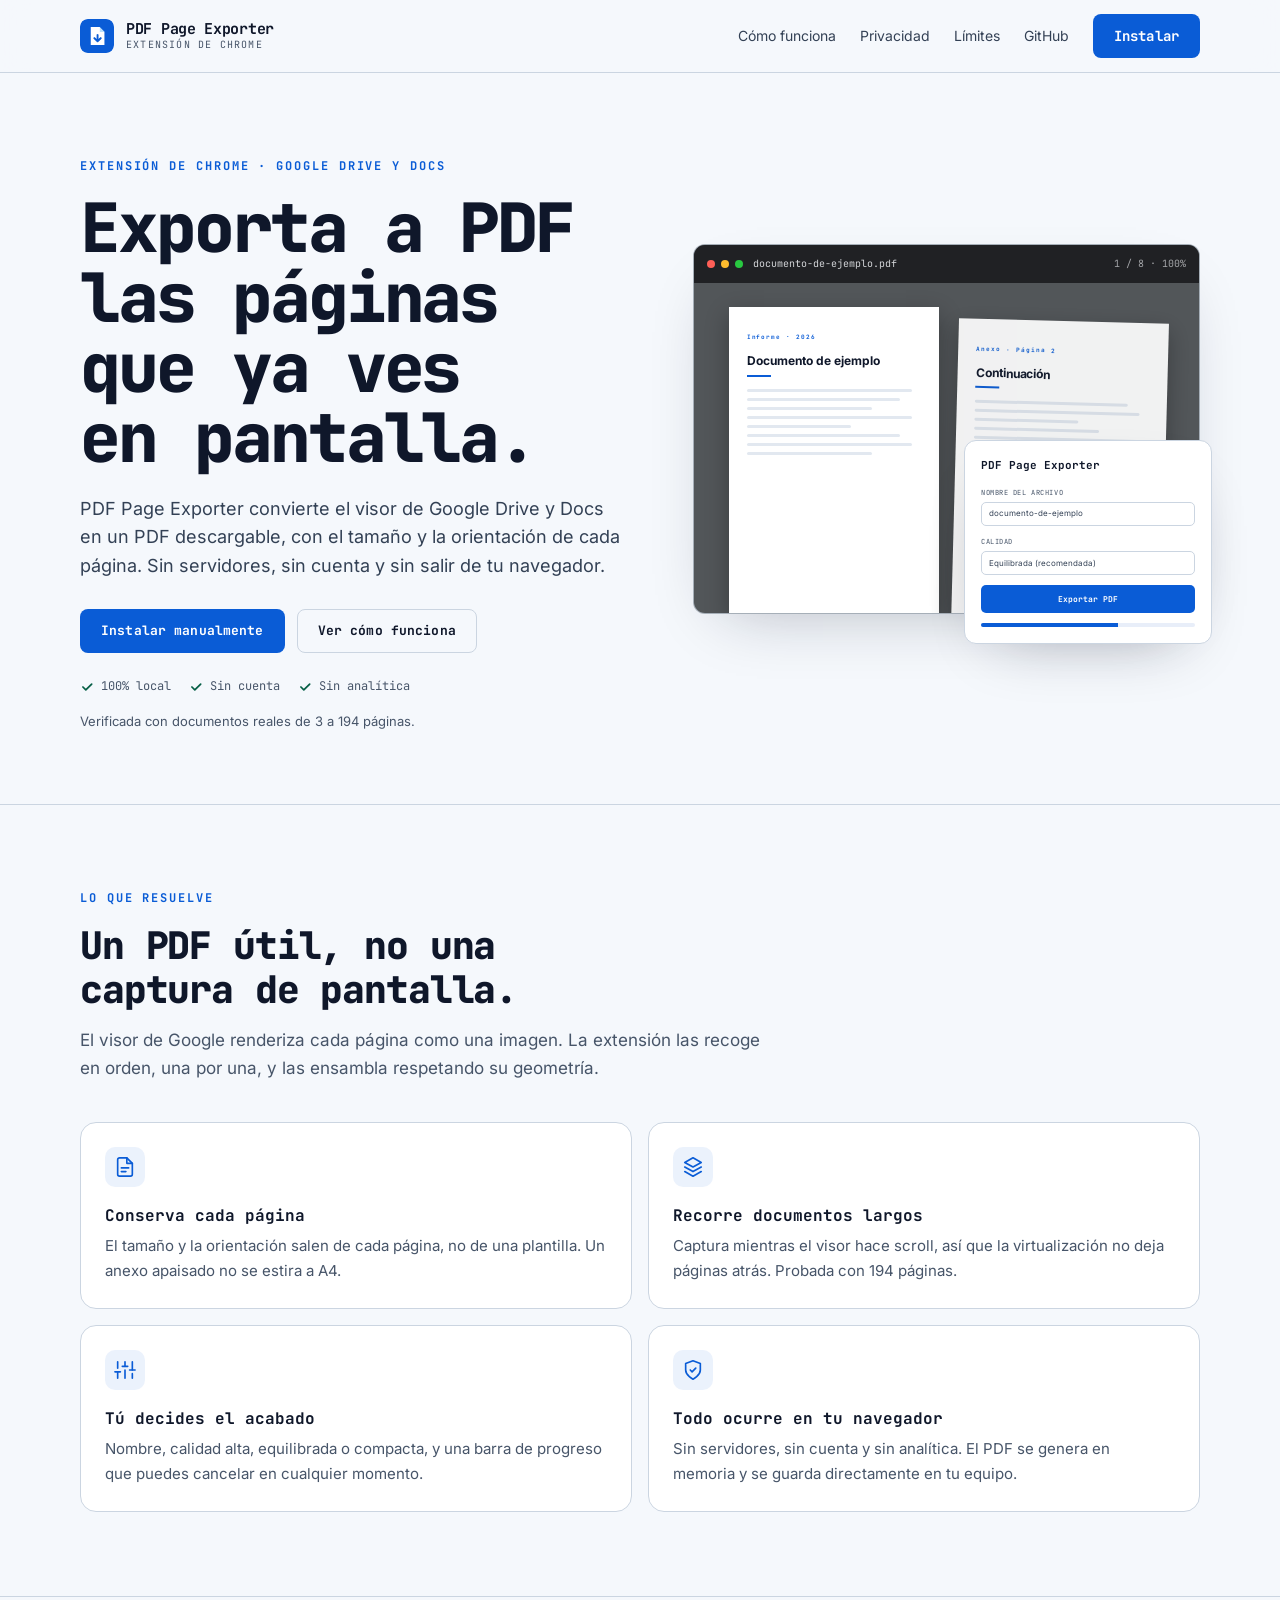
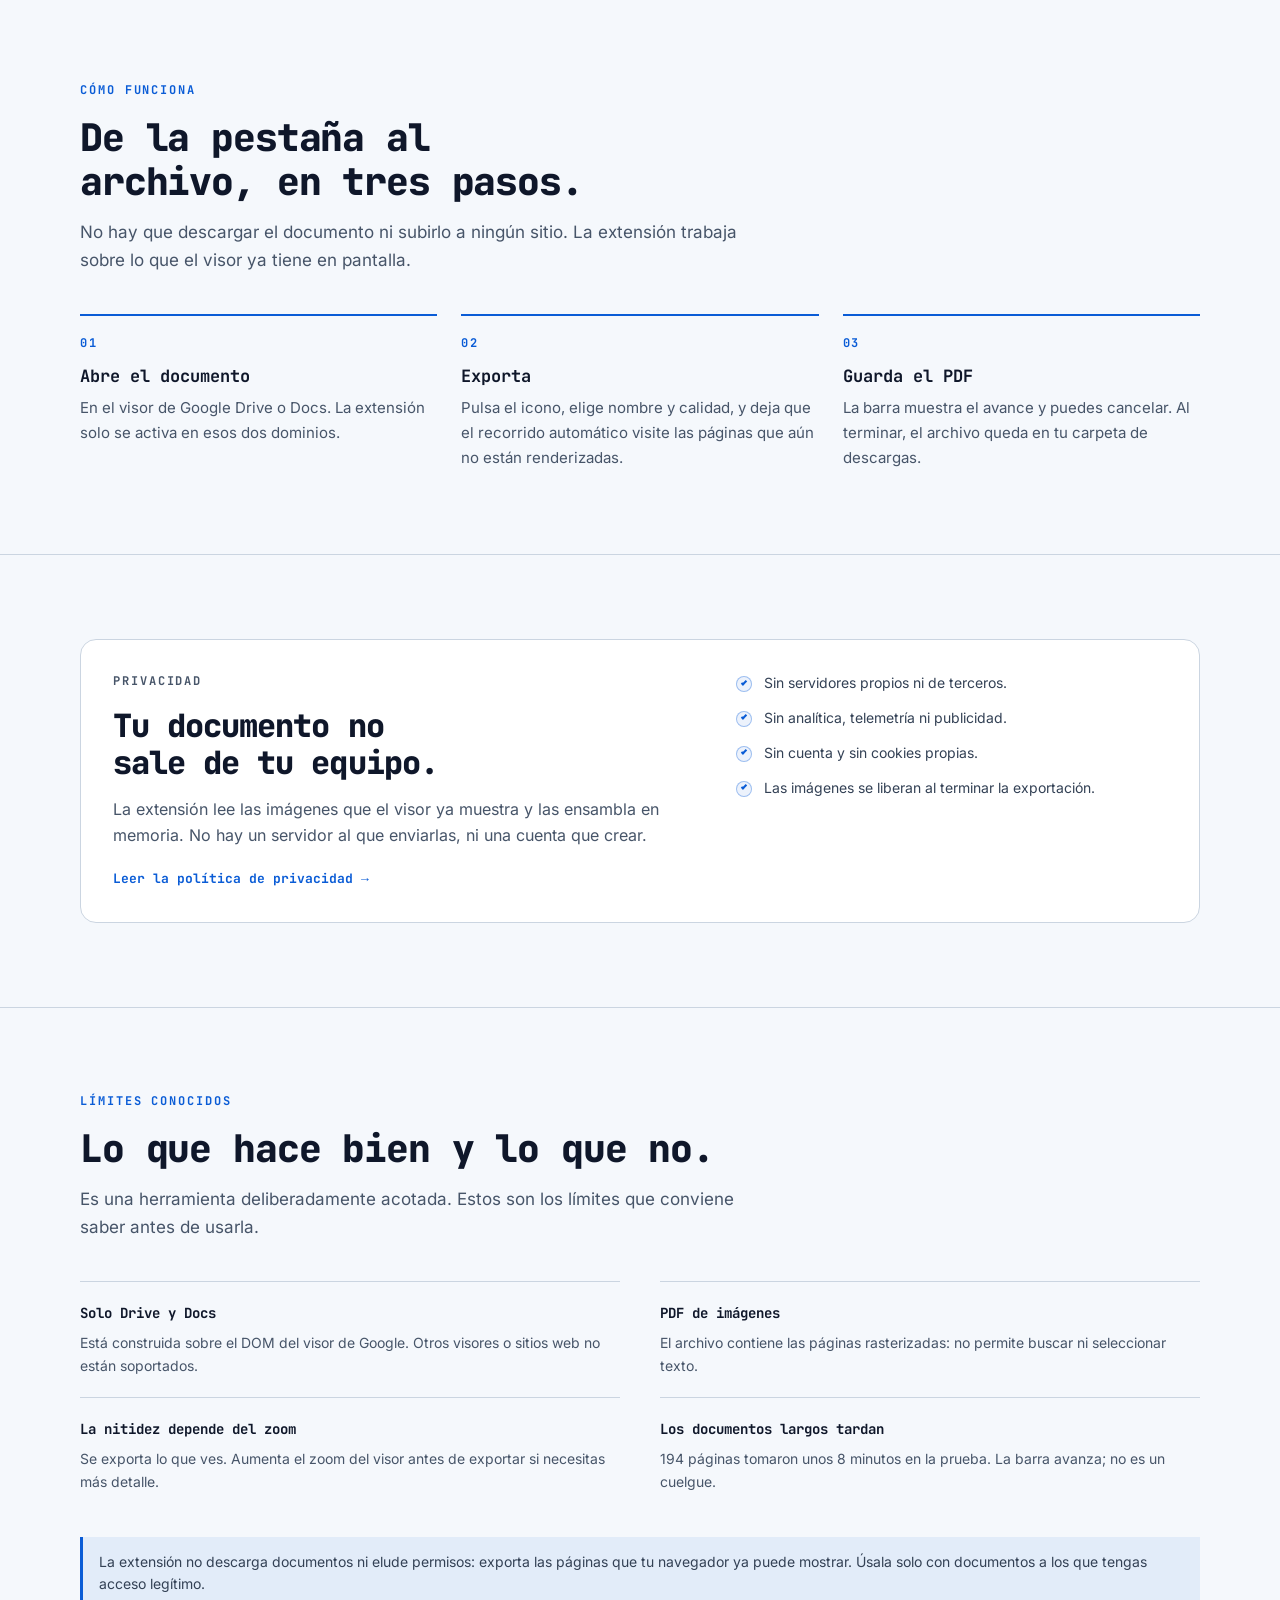
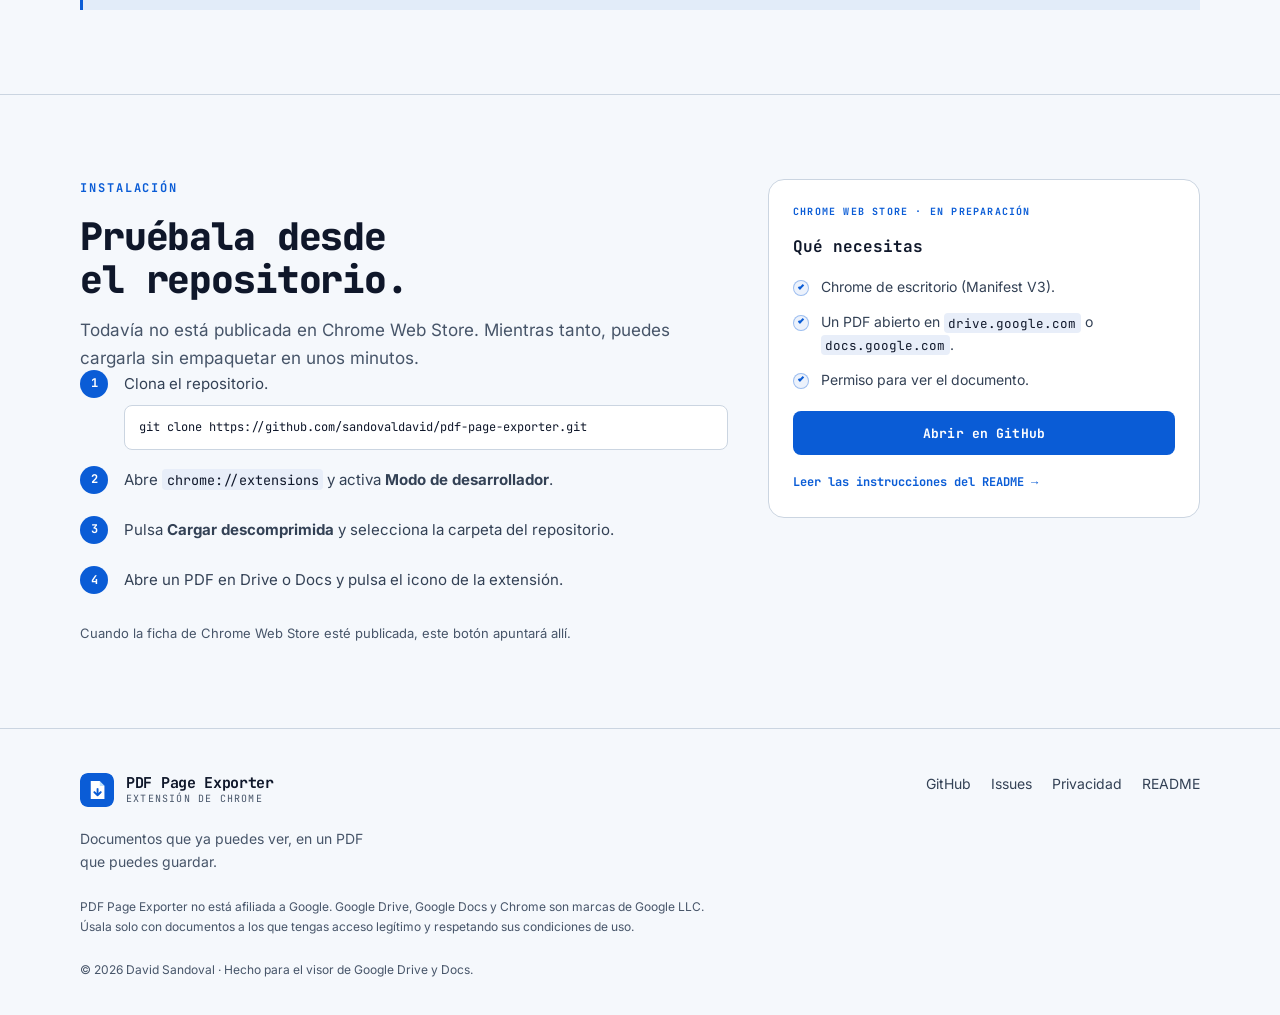
<file: docs/index.html>
<!DOCTYPE html>
<html lang="es">
<head>
  <meta charset="utf-8">
  <meta name="viewport" content="width=device-width, initial-scale=1">
  <title>PDF Page Exporter — Exporta documentos de Drive y Docs a PDF</title>
  <meta name="description" content="Exporta a PDF las páginas que ya ves en el visor de Google Drive y Docs. Conserva el tamaño y la orientación de cada página y procesa todo en tu navegador.">
  <meta name="theme-color" content="#f5f8fc" media="(prefers-color-scheme: light)">
  <meta name="theme-color" content="#020408" media="(prefers-color-scheme: dark)">
  <link rel="canonical" href="https://sandovaldavid.github.io/pdf-page-exporter/">
  <link rel="icon" href="assets/icon-128.png" type="image/png">
  <link rel="stylesheet" href="site.css">
  <meta property="og:type" content="website">
  <meta property="og:title" content="PDF Page Exporter">
  <meta property="og:description" content="Exporta a PDF las páginas que ya ves en el visor de Google Drive y Docs. Todo ocurre en tu navegador.">
  <meta property="og:url" content="https://sandovaldavid.github.io/pdf-page-exporter/">
  <meta property="og:image" content="https://sandovaldavid.github.io/pdf-page-exporter/assets/icon-128.png">
  <meta property="og:image:alt" content="Icono de PDF Page Exporter">
  <meta name="twitter:card" content="summary">
</head>
<body>
  <a class="skip-link" href="#contenido">Saltar al contenido</a>

  <header class="site-header">
    <div class="wrap">
      <a class="brand" href="./" aria-label="PDF Page Exporter, inicio">
        <img src="assets/icon-128.png" width="34" height="34" alt="">
        <span>
          <span class="brand-name">PDF Page Exporter</span>
          <span class="brand-tag">Extensión de Chrome</span>
        </span>
      </a>
      <nav class="nav" aria-label="Navegación principal">
        <a href="#como-funciona">Cómo funciona</a>
        <a href="#privacidad">Privacidad</a>
        <a href="#limites">Límites</a>
        <a href="https://github.com/sandovaldavid/pdf-page-exporter">GitHub</a>
        <a class="button" href="#instalar">Instalar</a>
      </nav>
    </div>
  </header>

  <main id="contenido">
    <section class="hero">
      <div class="wrap hero-grid">
        <div>
          <p class="kicker">Extensión de Chrome · Google Drive y Docs</p>
          <h1>Exporta a PDF las páginas que ya ves en pantalla.</h1>
          <p class="lead">PDF Page Exporter convierte el visor de Google Drive y Docs en un PDF descargable, con el tamaño y la orientación de cada página. Sin servidores, sin cuenta y sin salir de tu navegador.</p>
          <div class="hero-actions">
            <a class="button" href="#instalar">Instalar manualmente</a>
            <a class="button secondary" href="#como-funciona">Ver cómo funciona</a>
          </div>
          <ul class="trust">
            <li>
              <svg width="14" height="14" viewBox="0 0 24 24" fill="none" stroke="currentColor" stroke-width="3" stroke-linecap="round" stroke-linejoin="round" aria-hidden="true"><path d="m5 12 5 5L20 7"/></svg>
              100% local
            </li>
            <li>
              <svg width="14" height="14" viewBox="0 0 24 24" fill="none" stroke="currentColor" stroke-width="3" stroke-linecap="round" stroke-linejoin="round" aria-hidden="true"><path d="m5 12 5 5L20 7"/></svg>
              Sin cuenta
            </li>
            <li>
              <svg width="14" height="14" viewBox="0 0 24 24" fill="none" stroke="currentColor" stroke-width="3" stroke-linecap="round" stroke-linejoin="round" aria-hidden="true"><path d="m5 12 5 5L20 7"/></svg>
              Sin analítica
            </li>
          </ul>
          <p class="hero-note">Verificada con documentos reales de 3 a 194 páginas.</p>
        </div>

        <div class="mock" aria-hidden="true">
          <div class="mock-browser">
            <div class="mock-bar">
              <span class="mock-dots"><i></i><i></i><i></i></span>
              <span class="mock-file">documento-de-ejemplo.pdf</span>
              <span class="mock-count">1 / 8 · 100%</span>
            </div>
            <div class="mock-pages">
              <div class="mock-page">
                <p class="mock-page-kicker">Informe · 2026</p>
                <p class="mock-title">Documento de ejemplo</p>
                <div class="mock-rule"></div>
                <div class="mock-line w95"></div>
                <div class="mock-line w88"></div>
                <div class="mock-line w72"></div>
                <div class="mock-line w95"></div>
                <div class="mock-line w60"></div>
                <div class="mock-line w88"></div>
                <div class="mock-line w95"></div>
                <div class="mock-line w72"></div>
              </div>
              <div class="mock-page mock-page-back">
                <p class="mock-page-kicker">Anexo · Página 2</p>
                <p class="mock-title">Continuación</p>
                <div class="mock-rule"></div>
                <div class="mock-line w88"></div>
                <div class="mock-line w95"></div>
                <div class="mock-line w60"></div>
                <div class="mock-line w72"></div>
                <div class="mock-line w95"></div>
                <div class="mock-line w88"></div>
                <div class="mock-line w60"></div>
              </div>
            </div>
          </div>
          <div class="mock-popup">
            <p class="mock-popup-title">PDF Page Exporter</p>
            <span class="mock-label">Nombre del archivo</span>
            <div class="mock-input">documento-de-ejemplo</div>
            <span class="mock-label">Calidad</span>
            <div class="mock-select">Equilibrada (recomendada)</div>
            <div class="mock-button">Exportar PDF</div>
            <div class="mock-progress"><span></span></div>
          </div>
        </div>
      </div>
    </section>

    <section class="section" id="capacidades">
      <div class="wrap">
        <div class="section-head">
          <p class="eyebrow">Lo que resuelve</p>
          <h2>Un PDF útil, no una captura de pantalla.</h2>
          <p class="section-lead">El visor de Google renderiza cada página como una imagen. La extensión las recoge en orden, una por una, y las ensambla respetando su geometría.</p>
        </div>

        <div class="features">
          <article class="feature">
            <div class="feature-icon">
              <svg width="22" height="22" viewBox="0 0 24 24" fill="none" stroke="currentColor" stroke-width="1.8" stroke-linecap="round" stroke-linejoin="round" aria-hidden="true"><path d="M14 2H6a2 2 0 0 0-2 2v16a2 2 0 0 0 2 2h12a2 2 0 0 0 2-2V8Z"/><path d="M14 2v6h6"/><path d="M8 13h8M8 17h5"/></svg>
            </div>
            <h3>Conserva cada página</h3>
            <p>El tamaño y la orientación salen de cada página, no de una plantilla. Un anexo apaisado no se estira a A4.</p>
          </article>

          <article class="feature">
            <div class="feature-icon">
              <svg width="22" height="22" viewBox="0 0 24 24" fill="none" stroke="currentColor" stroke-width="1.8" stroke-linecap="round" stroke-linejoin="round" aria-hidden="true"><path d="m12 2 9 5-9 5-9-5 9-5Z"/><path d="m3 12 9 5 9-5"/><path d="m3 17 9 5 9-5"/></svg>
            </div>
            <h3>Recorre documentos largos</h3>
            <p>Captura mientras el visor hace scroll, así que la virtualización no deja páginas atrás. Probada con 194 páginas.</p>
          </article>

          <article class="feature">
            <div class="feature-icon">
              <svg width="22" height="22" viewBox="0 0 24 24" fill="none" stroke="currentColor" stroke-width="1.8" stroke-linecap="round" stroke-linejoin="round" aria-hidden="true"><path d="M4 21v-7M4 10V3M12 21v-9M12 8V3M20 21v-5M20 12V3"/><path d="M1 14h6M9 8h6M17 12h6"/></svg>
            </div>
            <h3>Tú decides el acabado</h3>
            <p>Nombre, calidad alta, equilibrada o compacta, y una barra de progreso que puedes cancelar en cualquier momento.</p>
          </article>

          <article class="feature">
            <div class="feature-icon">
              <svg width="22" height="22" viewBox="0 0 24 24" fill="none" stroke="currentColor" stroke-width="1.8" stroke-linecap="round" stroke-linejoin="round" aria-hidden="true"><path d="M12 22s8-4 8-10V5l-8-3-8 3v7c0 6 8 10 8 10Z"/><path d="m9 12 2 2 4-4"/></svg>
            </div>
            <h3>Todo ocurre en tu navegador</h3>
            <p>Sin servidores, sin cuenta y sin analítica. El PDF se genera en memoria y se guarda directamente en tu equipo.</p>
          </article>
        </div>
      </div>
    </section>

    <section class="section" id="como-funciona">
      <div class="wrap">
        <div class="section-head">
          <p class="eyebrow">Cómo funciona</p>
          <h2>De la pestaña al archivo, en tres pasos.</h2>
          <p class="section-lead">No hay que descargar el documento ni subirlo a ningún sitio. La extensión trabaja sobre lo que el visor ya tiene en pantalla.</p>
        </div>

        <ol class="steps">
          <li class="step">
            <span class="step-num">01</span>
            <h3>Abre el documento</h3>
            <p>En el visor de Google Drive o Docs. La extensión solo se activa en esos dos dominios.</p>
          </li>
          <li class="step">
            <span class="step-num">02</span>
            <h3>Exporta</h3>
            <p>Pulsa el icono, elige nombre y calidad, y deja que el recorrido automático visite las páginas que aún no están renderizadas.</p>
          </li>
          <li class="step">
            <span class="step-num">03</span>
            <h3>Guarda el PDF</h3>
            <p>La barra muestra el avance y puedes cancelar. Al terminar, el archivo queda en tu carpeta de descargas.</p>
          </li>
        </ol>
      </div>
    </section>

    <section class="section" id="privacidad">
      <div class="wrap">
        <div class="privacy">
          <div>
            <p class="eyebrow">Privacidad</p>
            <h2>Tu documento no sale de tu equipo.</h2>
            <p>La extensión lee las imágenes que el visor ya muestra y las ensambla en memoria. No hay un servidor al que enviarlas, ni una cuenta que crear.</p>
            <a class="text-link" href="privacy.html">Leer la política de privacidad →</a>
          </div>
          <ul class="check-list">
            <li>Sin servidores propios ni de terceros.</li>
            <li>Sin analítica, telemetría ni publicidad.</li>
            <li>Sin cuenta y sin cookies propias.</li>
            <li>Las imágenes se liberan al terminar la exportación.</li>
          </ul>
        </div>
      </div>
    </section>

    <section class="section" id="limites">
      <div class="wrap">
        <div class="section-head">
          <p class="eyebrow">Límites conocidos</p>
          <h2>Lo que hace bien y lo que no.</h2>
          <p class="section-lead">Es una herramienta deliberadamente acotada. Estos son los límites que conviene saber antes de usarla.</p>
        </div>

        <div class="limits">
          <div class="limit">
            <h3>Solo Drive y Docs</h3>
            <p>Está construida sobre el DOM del visor de Google. Otros visores o sitios web no están soportados.</p>
          </div>
          <div class="limit">
            <h3>PDF de imágenes</h3>
            <p>El archivo contiene las páginas rasterizadas: no permite buscar ni seleccionar texto.</p>
          </div>
          <div class="limit">
            <h3>La nitidez depende del zoom</h3>
            <p>Se exporta lo que ves. Aumenta el zoom del visor antes de exportar si necesitas más detalle.</p>
          </div>
          <div class="limit">
            <h3>Los documentos largos tardan</h3>
            <p>194 páginas tomaron unos 8 minutos en la prueba. La barra avanza; no es un cuelgue.</p>
          </div>
        </div>

        <p class="limit-note">La extensión no descarga documentos ni elude permisos: exporta las páginas que tu navegador ya puede mostrar. Úsala solo con documentos a los que tengas acceso legítimo.</p>
      </div>
    </section>

    <section class="section" id="instalar">
      <div class="wrap install">
        <div>
          <p class="eyebrow">Instalación</p>
          <h2>Pruébala desde el repositorio.</h2>
          <p class="section-lead">Todavía no está publicada en Chrome Web Store. Mientras tanto, puedes cargarla sin empaquetar en unos minutos.</p>

          <ol class="install-steps">
            <li>
              <p>Clona el repositorio.</p>
              <pre><code>git clone https://github.com/sandovaldavid/pdf-page-exporter.git</code></pre>
            </li>
            <li>
              <p>Abre <code>chrome://extensions</code> y activa <strong>Modo de desarrollador</strong>.</p>
            </li>
            <li>
              <p>Pulsa <strong>Cargar descomprimida</strong> y selecciona la carpeta del repositorio.</p>
            </li>
            <li>
              <p>Abre un PDF en Drive o Docs y pulsa el icono de la extensión.</p>
            </li>
          </ol>

          <p class="install-note">Cuando la ficha de Chrome Web Store esté publicada, este botón apuntará allí.</p>
        </div>

        <aside class="install-card">
          <p class="install-status">Chrome Web Store · en preparación</p>
          <h3>Qué necesitas</h3>
          <ul class="check-list">
            <li>Chrome de escritorio (Manifest V3).</li>
            <li>Un PDF abierto en <code>drive.google.com</code> o <code>docs.google.com</code>.</li>
            <li>Permiso para ver el documento.</li>
          </ul>
          <a class="button" href="https://github.com/sandovaldavid/pdf-page-exporter">Abrir en GitHub</a>
          <a class="text-link" href="https://github.com/sandovaldavid/pdf-page-exporter#instalación-en-modo-desarrollador">Leer las instrucciones del README →</a>
        </aside>
      </div>
    </section>
  </main>

  <footer class="site-footer">
    <div class="wrap">
      <div class="footer-grid">
        <div>
          <a class="brand" href="./" aria-label="PDF Page Exporter, inicio">
            <img src="assets/icon-128.png" width="34" height="34" alt="">
            <span>
              <span class="brand-name">PDF Page Exporter</span>
              <span class="brand-tag">Extensión de Chrome</span>
            </span>
          </a>
          <p class="footer-tagline">Documentos que ya puedes ver, en un PDF que puedes guardar.</p>
        </div>
        <nav class="footer-links" aria-label="Enlaces del proyecto">
          <a href="https://github.com/sandovaldavid/pdf-page-exporter">GitHub</a>
          <a href="https://github.com/sandovaldavid/pdf-page-exporter/issues">Issues</a>
          <a href="privacy.html">Privacidad</a>
          <a href="https://github.com/sandovaldavid/pdf-page-exporter/blob/main/README.md">README</a>
        </nav>
      </div>
      <p class="footer-note">PDF Page Exporter no está afiliada a Google. Google Drive, Google Docs y Chrome son marcas de Google LLC. Úsala solo con documentos a los que tengas acceso legítimo y respetando sus condiciones de uso.</p>
      <p class="footer-note">© 2026 David Sandoval · Hecho para el visor de Google Drive y Docs.</p>
    </div>
  </footer>
</body>
</html>
</file>
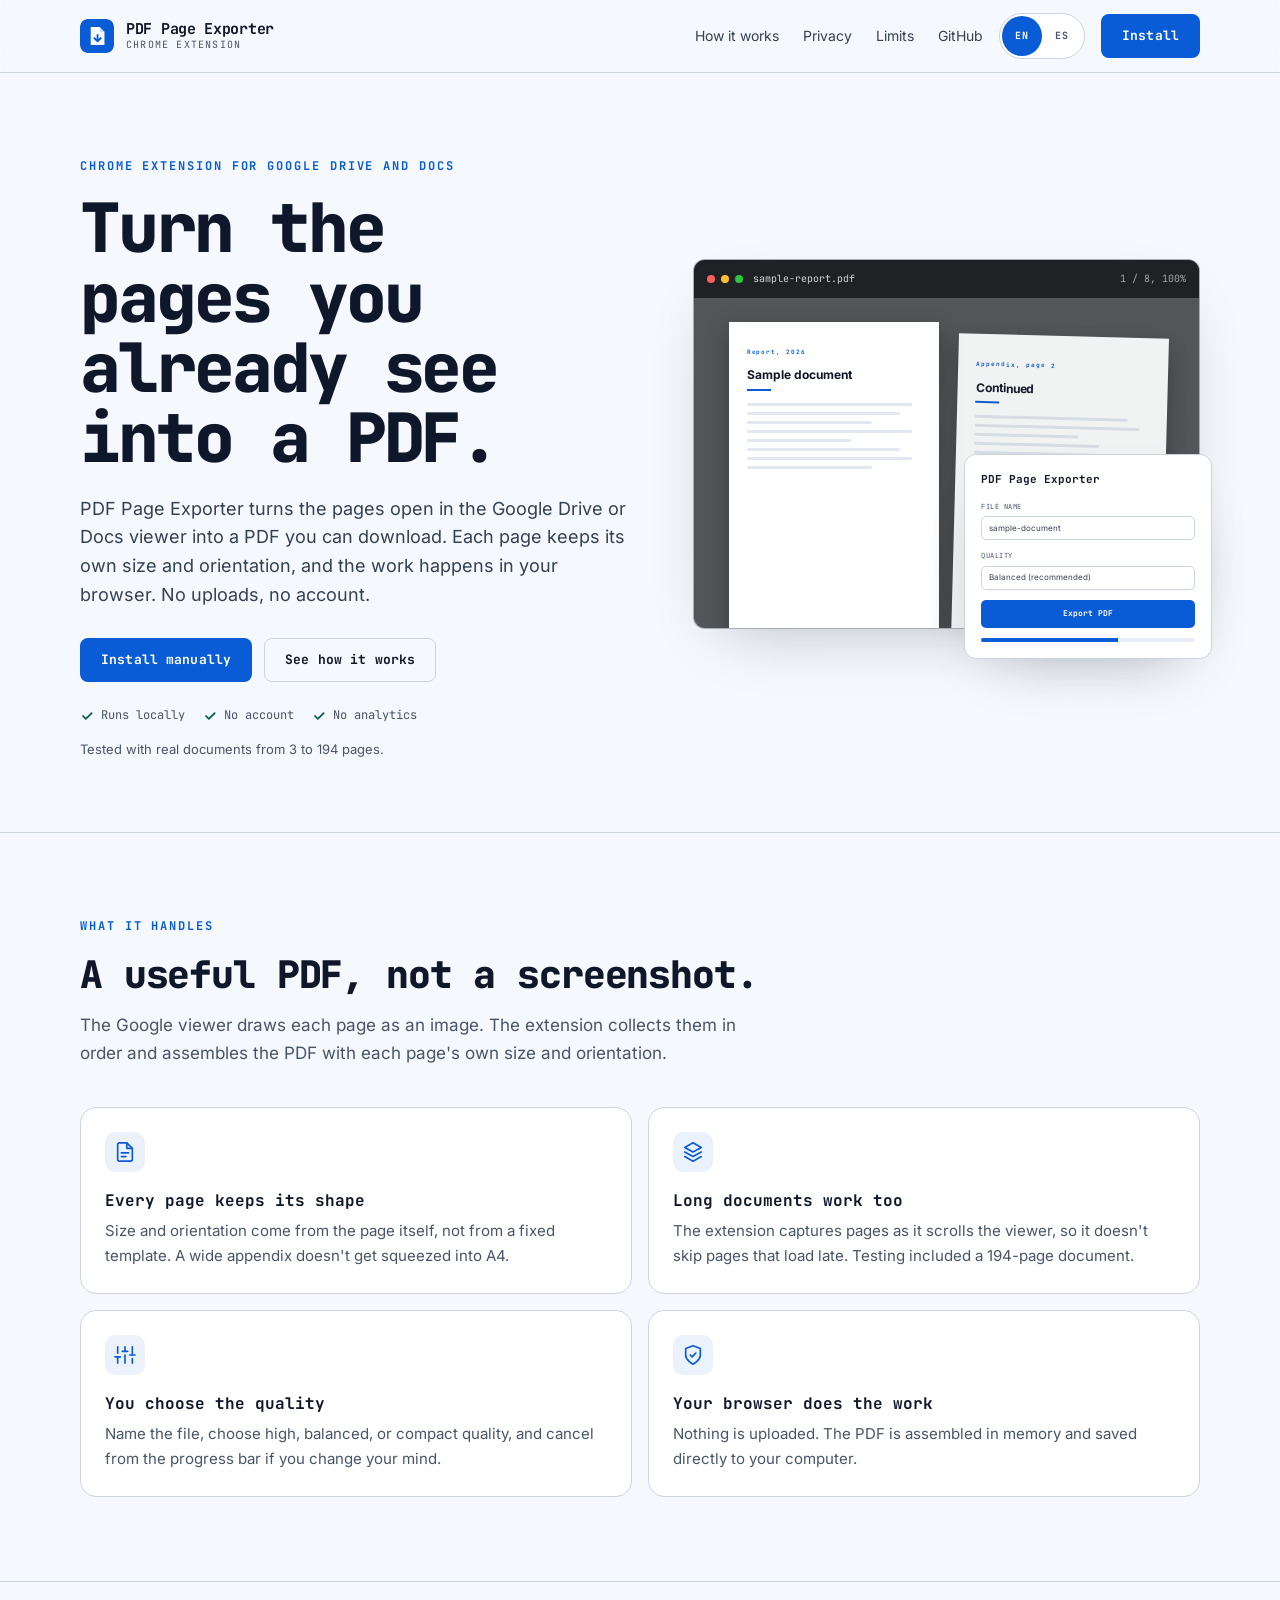
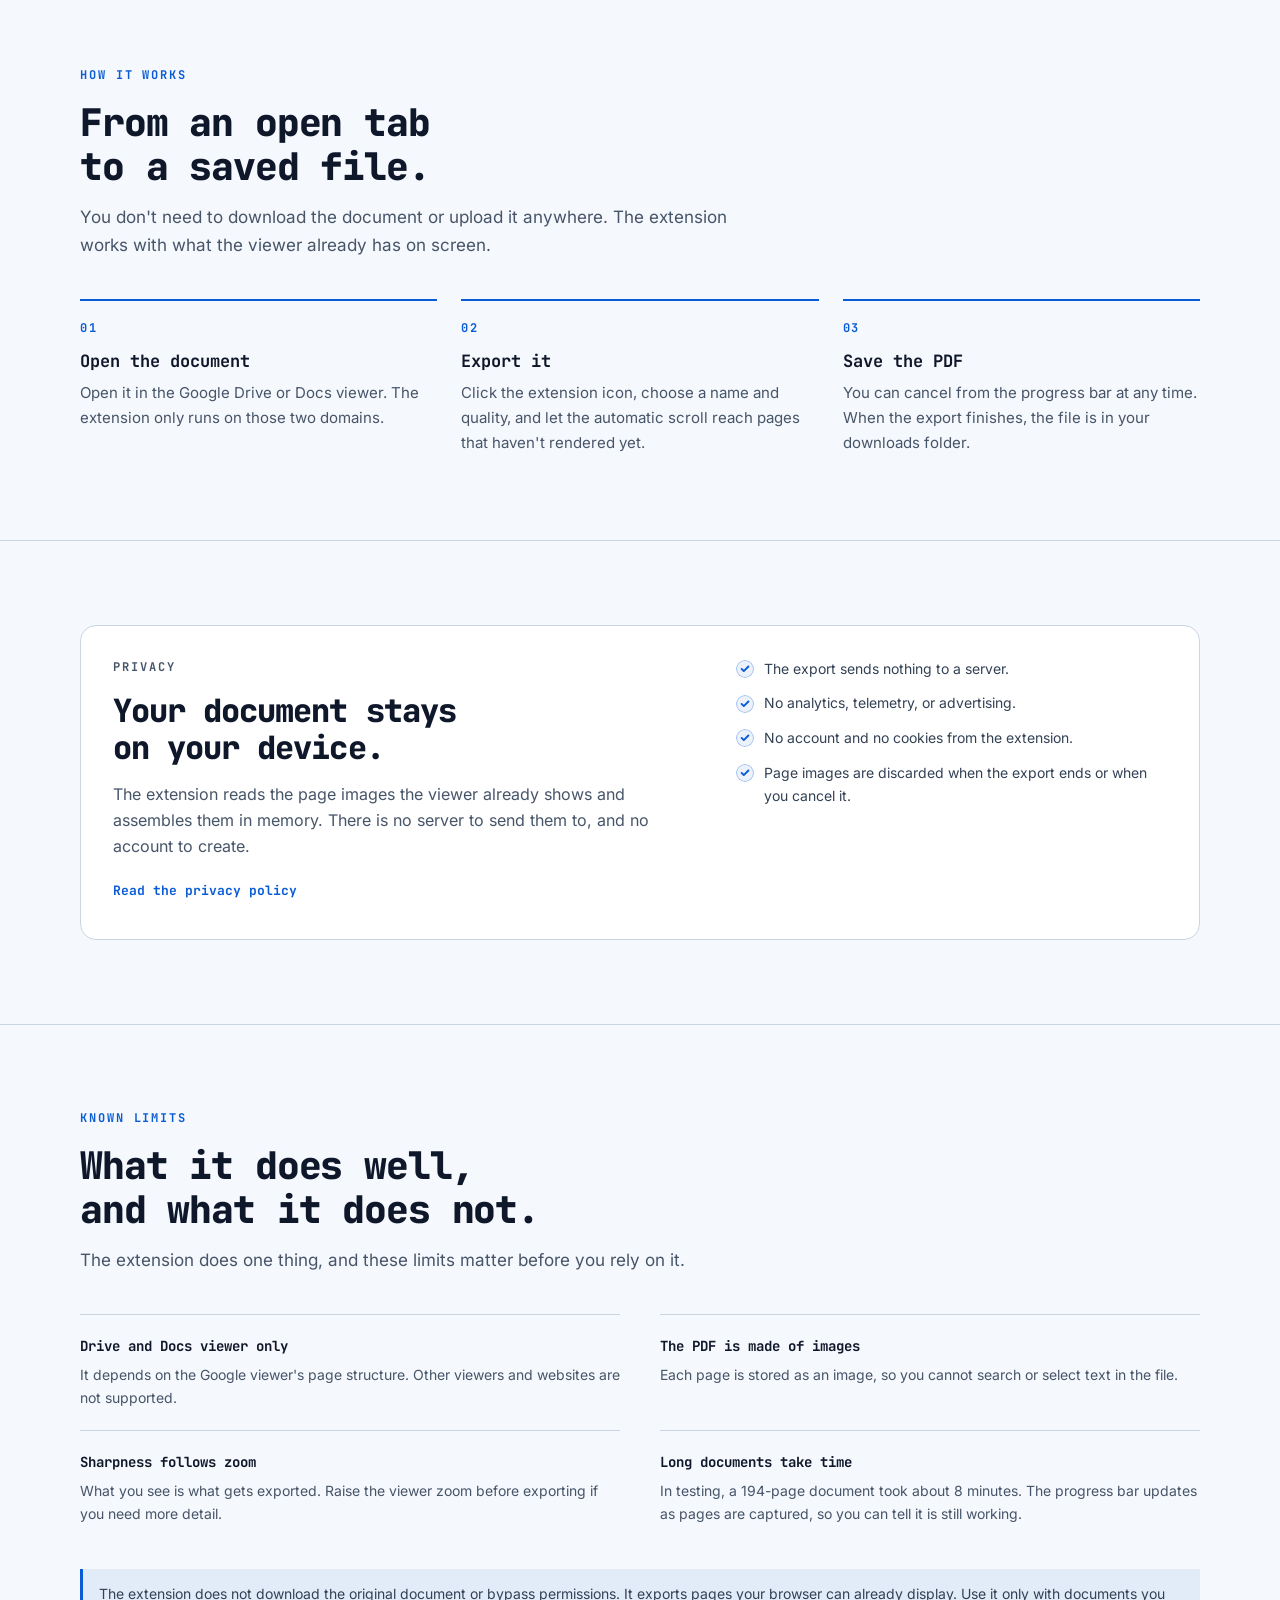
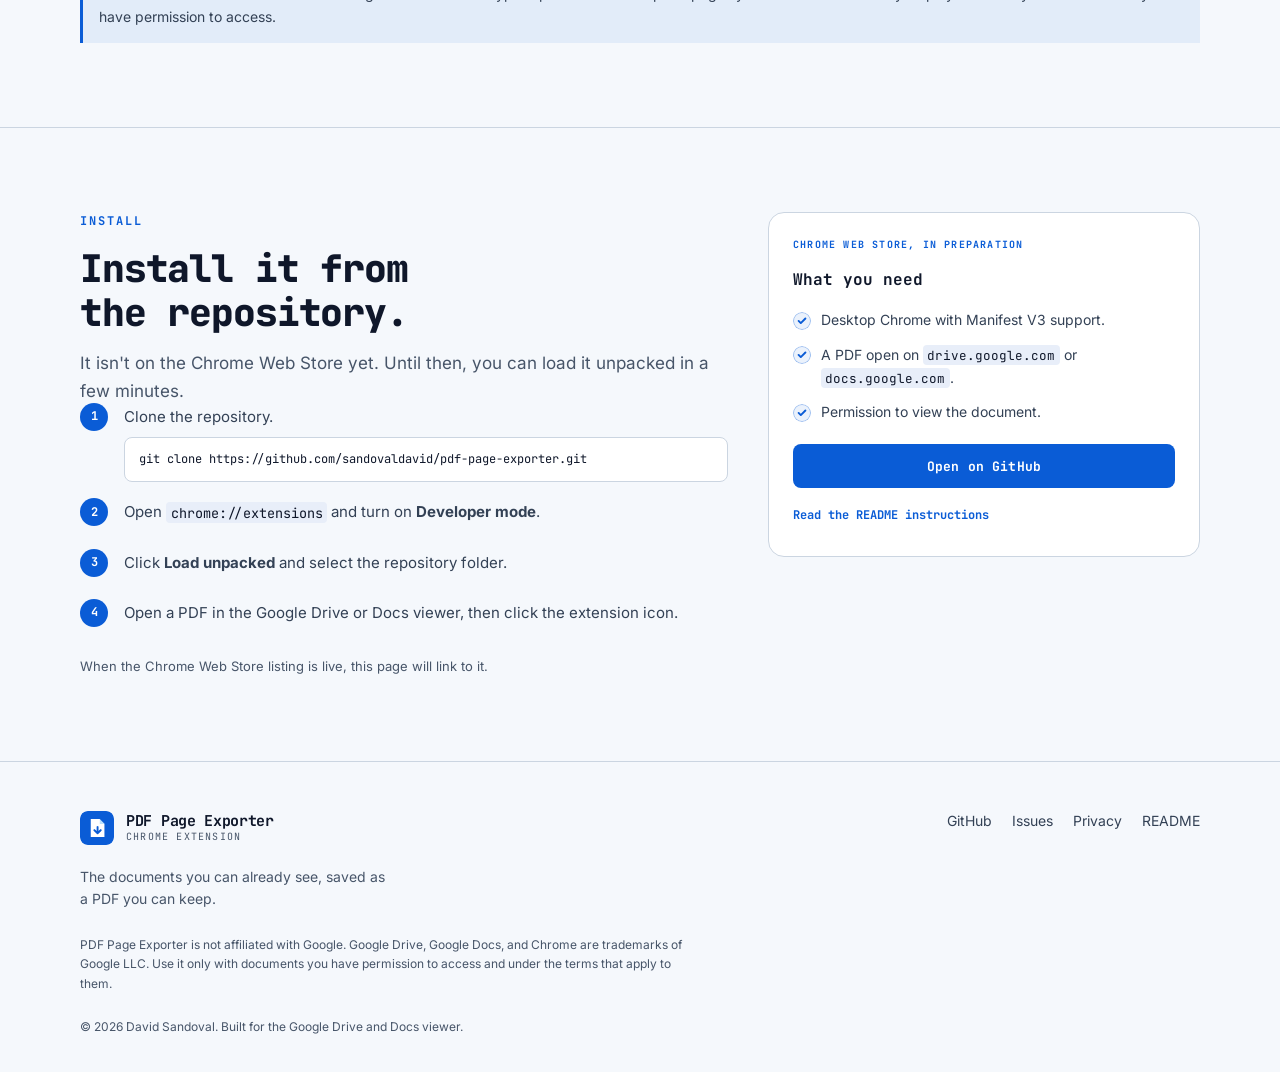
<file: website/index.html>
<!DOCTYPE html>
<html lang="en">
<head>
  <meta charset="utf-8">
  <meta name="viewport" content="width=device-width, initial-scale=1">
  <title>PDF Page Exporter | Save Drive and Docs pages as a PDF</title>
  <meta name="description" content="Turn the pages already visible in the Google Drive or Docs viewer into a PDF. Each page keeps its own size and orientation, and the work happens in your browser.">
  <meta name="theme-color" content="#f5f8fc" media="(prefers-color-scheme: light)">
  <meta name="theme-color" content="#020408" media="(prefers-color-scheme: dark)">
  <link rel="canonical" href="https://sandovaldavid.github.io/pdf-page-exporter/">
  <link rel="alternate" hreflang="en" href="https://sandovaldavid.github.io/pdf-page-exporter/">
  <link rel="alternate" hreflang="es" href="https://sandovaldavid.github.io/pdf-page-exporter/es/">
  <link rel="alternate" hreflang="x-default" href="https://sandovaldavid.github.io/pdf-page-exporter/">
  <link rel="icon" href="assets/icon-128.png" type="image/png">
  <link rel="stylesheet" href="site.css">
  <meta property="og:type" content="website">
  <meta property="og:site_name" content="PDF Page Exporter">
  <meta property="og:locale" content="en_US">
  <meta property="og:locale:alternate" content="es_ES">
  <meta property="og:title" content="PDF Page Exporter">
  <meta property="og:description" content="Save the pages you can already see in the Google Drive or Docs viewer as a PDF. Each page keeps its own size and orientation, and the work happens in your browser.">
  <meta property="og:url" content="https://sandovaldavid.github.io/pdf-page-exporter/">
  <meta property="og:image" content="https://sandovaldavid.github.io/pdf-page-exporter/assets/icon-128.png">
  <meta property="og:image:alt" content="PDF Page Exporter icon">
  <meta name="twitter:card" content="summary">
</head>
<body>
  <a class="skip-link" href="#main">Skip to content</a>

  <header class="site-header">
    <div class="wrap">
      <a class="brand" href="./">
        <img src="assets/icon-128.png" width="34" height="34" alt="">
        <span>
          <span class="brand-name">PDF Page Exporter</span>
          <span class="brand-tag">Chrome extension</span>
        </span>
      </a>
      <nav class="nav" aria-label="Main navigation">
        <div class="nav-links">
          <a href="#how-it-works">How it works</a>
          <a href="#privacy">Privacy</a>
          <a href="#limits">Limits</a>
          <a href="https://github.com/sandovaldavid/pdf-page-exporter">GitHub</a>
        </div>
        <div class="lang-switch" role="group" aria-label="Language">
          <a href="./" hreflang="en" lang="en" aria-label="English" aria-current="page">EN</a>
          <a href="es/" hreflang="es" lang="es" aria-label="Español">ES</a>
        </div>
        <a class="button" href="#install">Install</a>
      </nav>
    </div>
  </header>

  <main id="main" tabindex="-1">
    <section class="hero">
      <div class="wrap hero-grid">
        <div>
          <p class="kicker">Chrome extension for Google Drive and Docs</p>
          <h1>Turn the pages you already see into a PDF.</h1>
          <p class="lead">PDF Page Exporter turns the pages open in the Google Drive or Docs viewer into a PDF you can download. Each page keeps its own size and orientation, and the work happens in your browser. No uploads, no account.</p>
          <div class="hero-actions">
            <a class="button" href="#install">Install manually</a>
            <a class="button secondary" href="#how-it-works">See how it works</a>
          </div>
          <ul class="trust">
            <li>
              <svg width="14" height="14" viewBox="0 0 24 24" fill="none" stroke="currentColor" stroke-width="3" stroke-linecap="round" stroke-linejoin="round" aria-hidden="true"><path d="m5 12 5 5L20 7"/></svg>
              Runs locally
            </li>
            <li>
              <svg width="14" height="14" viewBox="0 0 24 24" fill="none" stroke="currentColor" stroke-width="3" stroke-linecap="round" stroke-linejoin="round" aria-hidden="true"><path d="m5 12 5 5L20 7"/></svg>
              No account
            </li>
            <li>
              <svg width="14" height="14" viewBox="0 0 24 24" fill="none" stroke="currentColor" stroke-width="3" stroke-linecap="round" stroke-linejoin="round" aria-hidden="true"><path d="m5 12 5 5L20 7"/></svg>
              No analytics
            </li>
          </ul>
          <p class="hero-note">Tested with real documents from 3 to 194 pages.</p>
        </div>

        <div class="mock" aria-hidden="true">
          <div class="mock-browser">
            <div class="mock-bar">
              <span class="mock-dots"><i></i><i></i><i></i></span>
              <span class="mock-file">sample-report.pdf</span>
              <span class="mock-count">1 / 8, 100%</span>
            </div>
            <div class="mock-pages">
              <div class="mock-page">
                <p class="mock-page-kicker">Report, 2026</p>
                <p class="mock-title">Sample document</p>
                <div class="mock-rule"></div>
                <div class="mock-line w95"></div>
                <div class="mock-line w88"></div>
                <div class="mock-line w72"></div>
                <div class="mock-line w95"></div>
                <div class="mock-line w60"></div>
                <div class="mock-line w88"></div>
                <div class="mock-line w95"></div>
                <div class="mock-line w72"></div>
              </div>
              <div class="mock-page mock-page-back">
                <p class="mock-page-kicker">Appendix, page 2</p>
                <p class="mock-title">Continued</p>
                <div class="mock-rule"></div>
                <div class="mock-line w88"></div>
                <div class="mock-line w95"></div>
                <div class="mock-line w60"></div>
                <div class="mock-line w72"></div>
                <div class="mock-line w95"></div>
                <div class="mock-line w88"></div>
                <div class="mock-line w60"></div>
              </div>
            </div>
          </div>
          <div class="mock-popup">
            <p class="mock-popup-title">PDF Page Exporter</p>
            <span class="mock-label">File name</span>
            <div class="mock-input">sample-document</div>
            <span class="mock-label">Quality</span>
            <div class="mock-select">Balanced (recommended)</div>
            <div class="mock-button">Export PDF</div>
            <div class="mock-progress"><span></span></div>
          </div>
        </div>
      </div>
    </section>

    <section class="section" id="capabilities">
      <div class="wrap">
        <div class="section-head">
          <p class="eyebrow">What it handles</p>
          <h2>A useful PDF, not a screenshot.</h2>
          <p class="section-lead">The Google viewer draws each page as an image. The extension collects them in order and assembles the PDF with each page's own size and orientation.</p>
        </div>

        <div class="features">
          <article class="feature">
            <div class="feature-icon">
              <svg width="22" height="22" viewBox="0 0 24 24" fill="none" stroke="currentColor" stroke-width="1.8" stroke-linecap="round" stroke-linejoin="round" aria-hidden="true"><path d="M14 2H6a2 2 0 0 0-2 2v16a2 2 0 0 0 2 2h12a2 2 0 0 0 2-2V8Z"/><path d="M14 2v6h6"/><path d="M8 13h8M8 17h5"/></svg>
            </div>
            <h3>Every page keeps its shape</h3>
            <p>Size and orientation come from the page itself, not from a fixed template. A wide appendix doesn't get squeezed into A4.</p>
          </article>

          <article class="feature">
            <div class="feature-icon">
              <svg width="22" height="22" viewBox="0 0 24 24" fill="none" stroke="currentColor" stroke-width="1.8" stroke-linecap="round" stroke-linejoin="round" aria-hidden="true"><path d="m12 2 9 5-9 5-9-5 9-5Z"/><path d="m3 12 9 5 9-5"/><path d="m3 17 9 5 9-5"/></svg>
            </div>
            <h3>Long documents work too</h3>
            <p>The extension captures pages as it scrolls the viewer, so it doesn't skip pages that load late. Testing included a 194-page document.</p>
          </article>

          <article class="feature">
            <div class="feature-icon">
              <svg width="22" height="22" viewBox="0 0 24 24" fill="none" stroke="currentColor" stroke-width="1.8" stroke-linecap="round" stroke-linejoin="round" aria-hidden="true"><path d="M4 21v-7M4 10V3M12 21v-9M12 8V3M20 21v-5M20 12V3"/><path d="M1 14h6M9 8h6M17 12h6"/></svg>
            </div>
            <h3>You choose the quality</h3>
            <p>Name the file, choose high, balanced, or compact quality, and cancel from the progress bar if you change your mind.</p>
          </article>

          <article class="feature">
            <div class="feature-icon">
              <svg width="22" height="22" viewBox="0 0 24 24" fill="none" stroke="currentColor" stroke-width="1.8" stroke-linecap="round" stroke-linejoin="round" aria-hidden="true"><path d="M12 22s8-4 8-10V5l-8-3-8 3v7c0 6 8 10 8 10Z"/><path d="m9 12 2 2 4-4"/></svg>
            </div>
            <h3>Your browser does the work</h3>
            <p>Nothing is uploaded. The PDF is assembled in memory and saved directly to your computer.</p>
          </article>
        </div>
      </div>
    </section>

    <section class="section" id="how-it-works">
      <div class="wrap">
        <div class="section-head">
          <p class="eyebrow">How it works</p>
          <h2>From an open tab to a saved file.</h2>
          <p class="section-lead">You don't need to download the document or upload it anywhere. The extension works with what the viewer already has on screen.</p>
        </div>

        <ol class="steps">
          <li class="step">
            <span class="step-num">01</span>
            <h3>Open the document</h3>
            <p>Open it in the Google Drive or Docs viewer. The extension only runs on those two domains.</p>
          </li>
          <li class="step">
            <span class="step-num">02</span>
            <h3>Export it</h3>
            <p>Click the extension icon, choose a name and quality, and let the automatic scroll reach pages that haven't rendered yet.</p>
          </li>
          <li class="step">
            <span class="step-num">03</span>
            <h3>Save the PDF</h3>
            <p>You can cancel from the progress bar at any time. When the export finishes, the file is in your downloads folder.</p>
          </li>
        </ol>
      </div>
    </section>

    <section class="section" id="privacy">
      <div class="wrap">
        <div class="privacy">
          <div>
            <p class="eyebrow">Privacy</p>
            <h2>Your document stays on your device.</h2>
            <p>The extension reads the page images the viewer already shows and assembles them in memory. There is no server to send them to, and no account to create.</p>
            <a class="text-link" href="privacy.html">Read the privacy policy</a>
          </div>
          <ul class="check-list">
            <li>The export sends nothing to a server.</li>
            <li>No analytics, telemetry, or advertising.</li>
            <li>No account and no cookies from the extension.</li>
            <li>Page images are discarded when the export ends or when you cancel it.</li>
          </ul>
        </div>
      </div>
    </section>

    <section class="section" id="limits">
      <div class="wrap">
        <div class="section-head">
          <p class="eyebrow">Known limits</p>
          <h2>What it does well, and what it does not.</h2>
          <p class="section-lead">The extension does one thing, and these limits matter before you rely on it.</p>
        </div>

        <div class="limits">
          <div class="limit">
            <h3>Drive and Docs viewer only</h3>
            <p>It depends on the Google viewer's page structure. Other viewers and websites are not supported.</p>
          </div>
          <div class="limit">
            <h3>The PDF is made of images</h3>
            <p>Each page is stored as an image, so you cannot search or select text in the file.</p>
          </div>
          <div class="limit">
            <h3>Sharpness follows zoom</h3>
            <p>What you see is what gets exported. Raise the viewer zoom before exporting if you need more detail.</p>
          </div>
          <div class="limit">
            <h3>Long documents take time</h3>
            <p>In testing, a 194-page document took about 8 minutes. The progress bar updates as pages are captured, so you can tell it is still working.</p>
          </div>
        </div>

        <p class="limit-note">The extension does not download the original document or bypass permissions. It exports pages your browser can already display. Use it only with documents you have permission to access.</p>
      </div>
    </section>

    <section class="section" id="install">
      <div class="wrap install">
        <div>
          <p class="eyebrow">Install</p>
          <h2>Install it from the repository.</h2>
          <p class="section-lead">It isn't on the Chrome Web Store yet. Until then, you can load it unpacked in a few minutes.</p>

          <ol class="install-steps">
            <li>
              <p>Clone the repository.</p>
              <pre><code>git clone https://github.com/sandovaldavid/pdf-page-exporter.git</code></pre>
            </li>
            <li>
              <p>Open <code>chrome://extensions</code> and turn on <strong>Developer mode</strong>.</p>
            </li>
            <li>
              <p>Click <strong>Load unpacked</strong> and select the repository folder.</p>
            </li>
            <li>
              <p>Open a PDF in the Google Drive or Docs viewer, then click the extension icon.</p>
            </li>
          </ol>

          <p class="install-note">When the Chrome Web Store listing is live, this page will link to it.</p>
        </div>

        <aside class="install-card">
          <p class="install-status">Chrome Web Store, in preparation</p>
          <h3>What you need</h3>
          <ul class="check-list">
            <li>Desktop Chrome with Manifest V3 support.</li>
            <li>A PDF open on <code>drive.google.com</code> or <code>docs.google.com</code>.</li>
            <li>Permission to view the document.</li>
          </ul>
          <a class="button" href="https://github.com/sandovaldavid/pdf-page-exporter">Open on GitHub</a>
          <a class="text-link" href="https://github.com/sandovaldavid/pdf-page-exporter#install-in-developer-mode">Read the README instructions</a>
        </aside>
      </div>
    </section>
  </main>

  <footer class="site-footer">
    <div class="wrap">
      <div class="footer-grid">
        <div>
          <a class="brand" href="./">
            <img src="assets/icon-128.png" width="34" height="34" alt="">
            <span>
              <span class="brand-name">PDF Page Exporter</span>
              <span class="brand-tag">Chrome extension</span>
            </span>
          </a>
          <p class="footer-tagline">The documents you can already see, saved as a PDF you can keep.</p>
        </div>
        <nav class="footer-links" aria-label="Project links">
          <a href="https://github.com/sandovaldavid/pdf-page-exporter">GitHub</a>
          <a href="https://github.com/sandovaldavid/pdf-page-exporter/issues">Issues</a>
          <a href="privacy.html">Privacy</a>
          <a href="https://github.com/sandovaldavid/pdf-page-exporter/blob/main/README.md">README</a>
        </nav>
      </div>
      <p class="footer-note">PDF Page Exporter is not affiliated with Google. Google Drive, Google Docs, and Chrome are trademarks of Google LLC. Use it only with documents you have permission to access and under the terms that apply to them.</p>
      <p class="footer-note">© 2026 David Sandoval. Built for the Google Drive and Docs viewer.</p>
    </div>
  </footer>
</body>
</html>
</file>
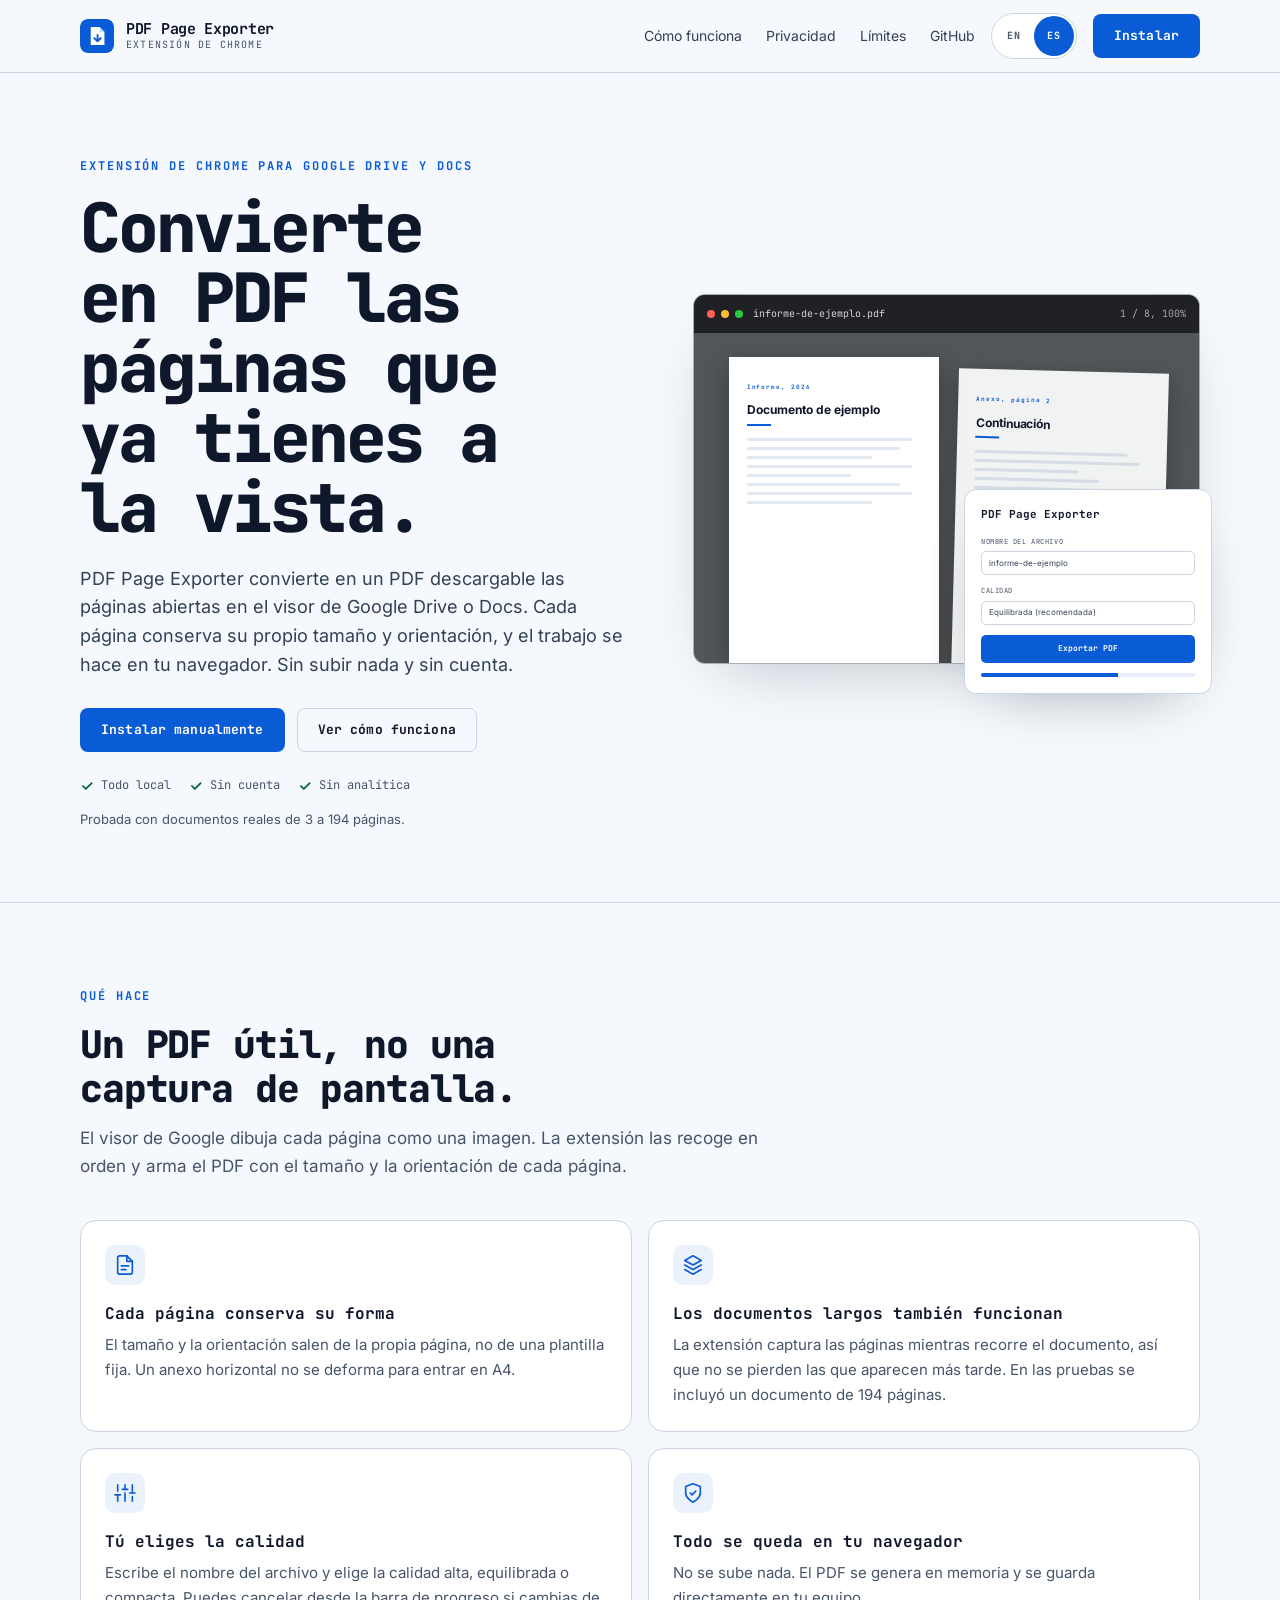
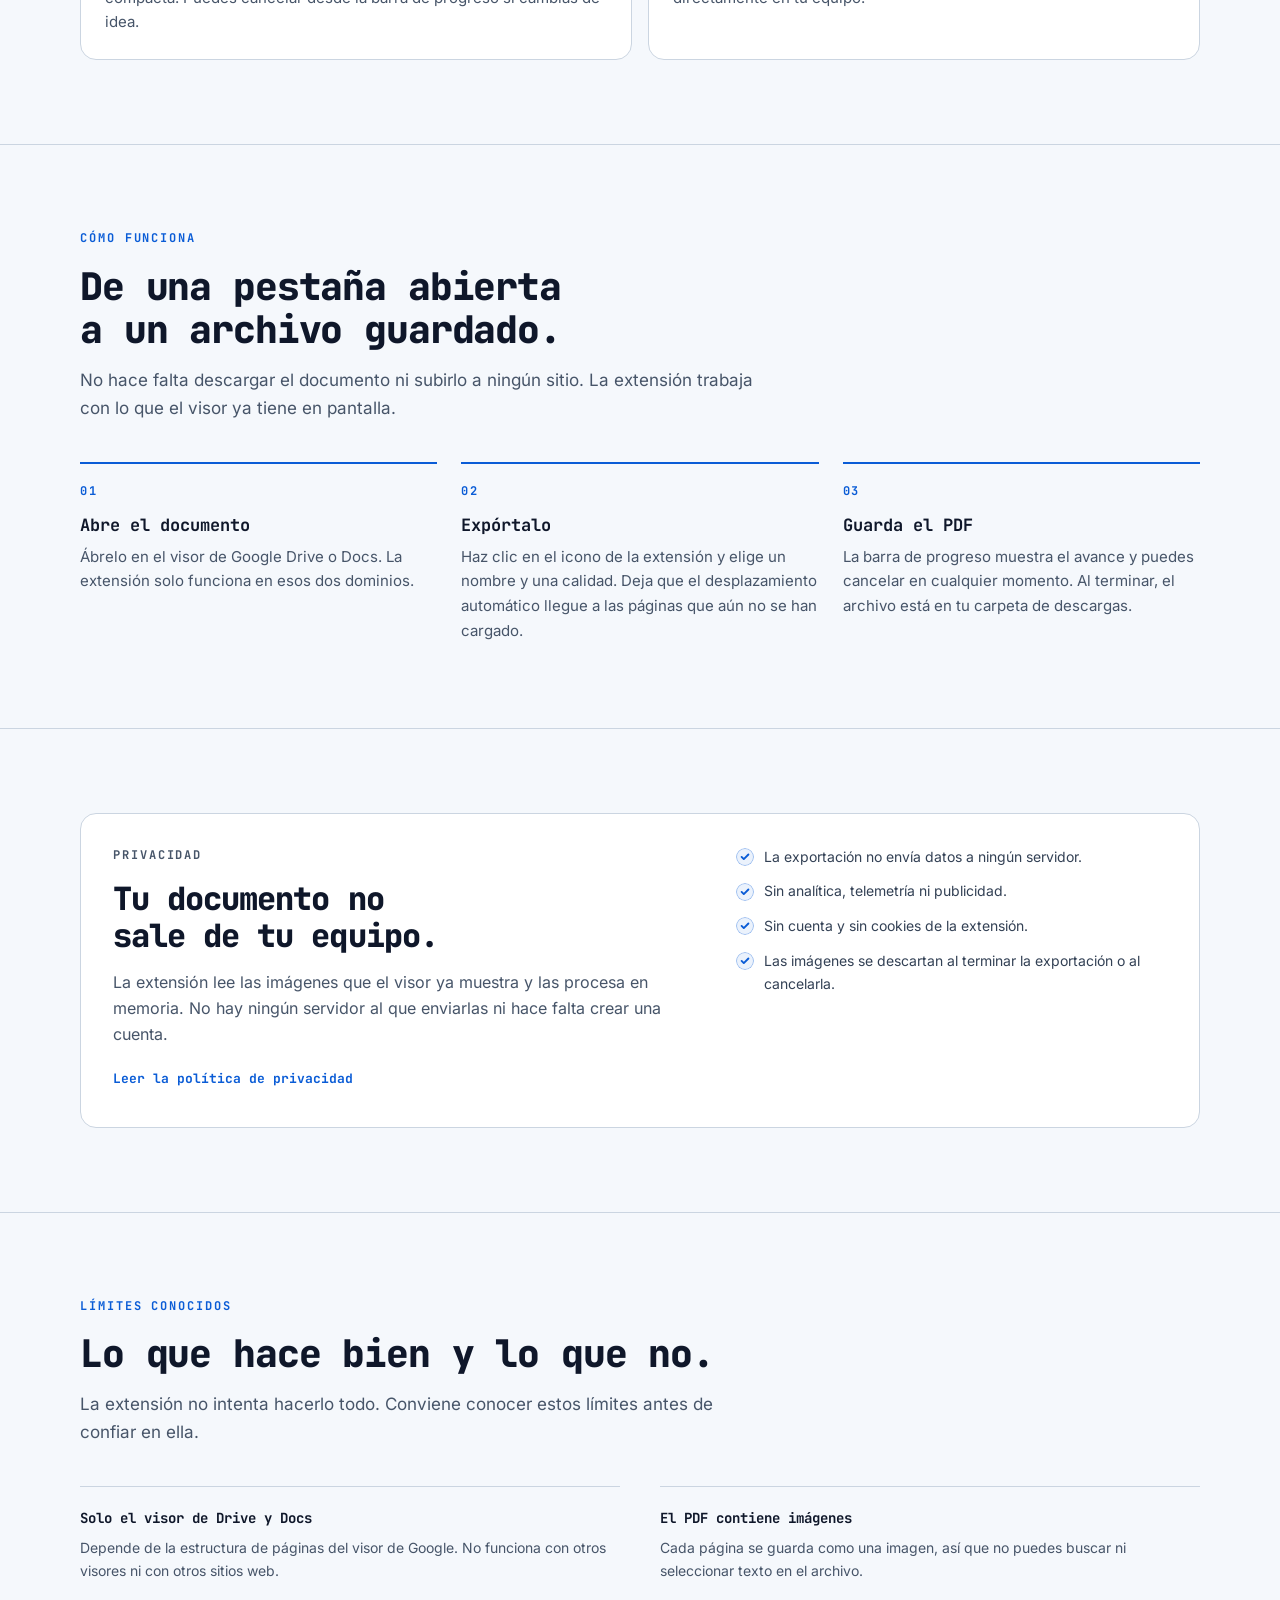
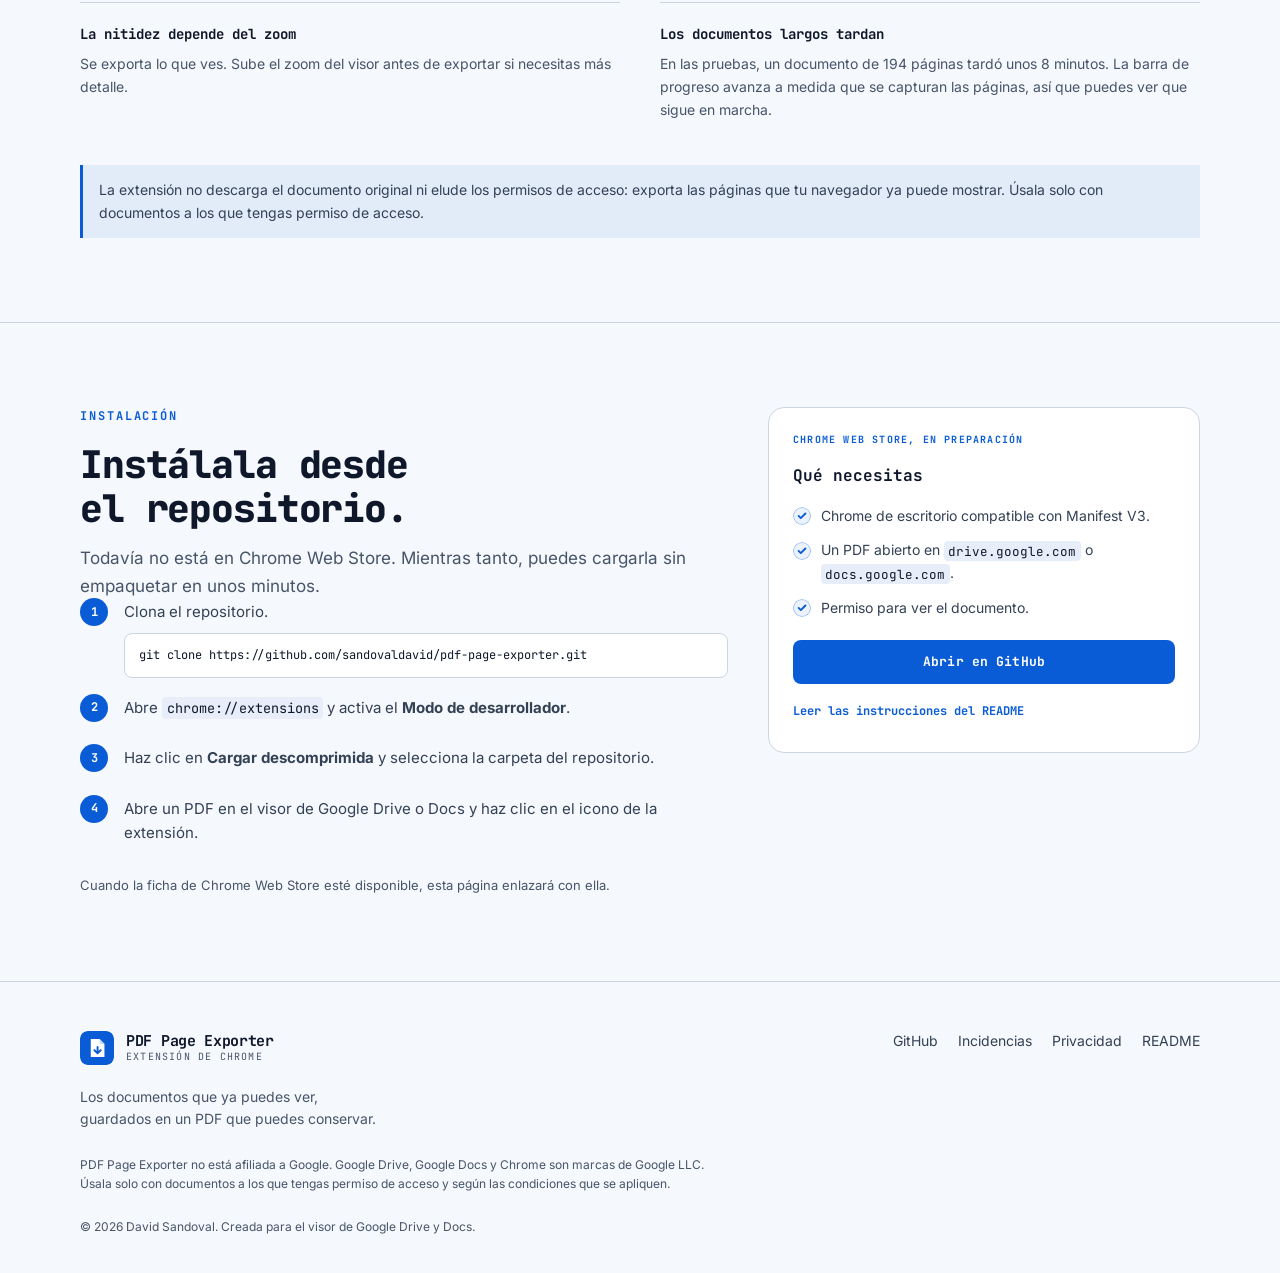
<file: website/es/index.html>
<!DOCTYPE html>
<html lang="es">
<head>
  <meta charset="utf-8">
  <meta name="viewport" content="width=device-width, initial-scale=1">
  <title>PDF Page Exporter | Exporta páginas de Drive y Docs a PDF</title>
  <meta name="description" content="Convierte en PDF las páginas que ya ves en el visor de Google Drive o Docs. Cada página conserva su propio tamaño y orientación, y el procesamiento ocurre en tu navegador.">
  <meta name="theme-color" content="#f5f8fc" media="(prefers-color-scheme: light)">
  <meta name="theme-color" content="#020408" media="(prefers-color-scheme: dark)">
  <link rel="canonical" href="https://sandovaldavid.github.io/pdf-page-exporter/es/">
  <link rel="alternate" hreflang="en" href="https://sandovaldavid.github.io/pdf-page-exporter/">
  <link rel="alternate" hreflang="es" href="https://sandovaldavid.github.io/pdf-page-exporter/es/">
  <link rel="alternate" hreflang="x-default" href="https://sandovaldavid.github.io/pdf-page-exporter/">
  <link rel="icon" href="../assets/icon-128.png" type="image/png">
  <link rel="stylesheet" href="../site.css">
  <meta property="og:type" content="website">
  <meta property="og:site_name" content="PDF Page Exporter">
  <meta property="og:locale" content="es_ES">
  <meta property="og:locale:alternate" content="en_US">
  <meta property="og:title" content="PDF Page Exporter">
  <meta property="og:description" content="Guarda como PDF las páginas que ya puedes ver en el visor de Google Drive o Docs. Cada página conserva su propio tamaño y orientación, y el procesamiento ocurre en tu navegador.">
  <meta property="og:url" content="https://sandovaldavid.github.io/pdf-page-exporter/es/">
  <meta property="og:image" content="https://sandovaldavid.github.io/pdf-page-exporter/assets/icon-128.png">
  <meta property="og:image:alt" content="Icono de PDF Page Exporter">
  <meta name="twitter:card" content="summary">
</head>
<body>
  <a class="skip-link" href="#contenido">Saltar al contenido</a>

  <header class="site-header">
    <div class="wrap">
      <a class="brand" href="./">
        <img src="../assets/icon-128.png" width="34" height="34" alt="">
        <span>
          <span class="brand-name">PDF Page Exporter</span>
          <span class="brand-tag">Extensión de Chrome</span>
        </span>
      </a>
      <nav class="nav" aria-label="Navegación principal">
        <div class="nav-links">
          <a href="#como-funciona">Cómo funciona</a>
          <a href="#privacidad">Privacidad</a>
          <a href="#limites">Límites</a>
          <a href="https://github.com/sandovaldavid/pdf-page-exporter">GitHub</a>
        </div>
        <div class="lang-switch" role="group" aria-label="Idioma">
          <a href="../" hreflang="en" lang="en" aria-label="English">EN</a>
          <a href="./" hreflang="es" lang="es" aria-label="Español" aria-current="page">ES</a>
        </div>
        <a class="button" href="#instalar">Instalar</a>
      </nav>
    </div>
  </header>

  <main id="contenido" tabindex="-1">
    <section class="hero">
      <div class="wrap hero-grid">
        <div>
          <p class="kicker">Extensión de Chrome para Google Drive y Docs</p>
          <h1>Convierte en PDF las páginas que ya tienes a la vista.</h1>
          <p class="lead">PDF Page Exporter convierte en un PDF descargable las páginas abiertas en el visor de Google Drive o Docs. Cada página conserva su propio tamaño y orientación, y el trabajo se hace en tu navegador. Sin subir nada y sin cuenta.</p>
          <div class="hero-actions">
            <a class="button" href="#instalar">Instalar manualmente</a>
            <a class="button secondary" href="#como-funciona">Ver cómo funciona</a>
          </div>
          <ul class="trust">
            <li>
              <svg width="14" height="14" viewBox="0 0 24 24" fill="none" stroke="currentColor" stroke-width="3" stroke-linecap="round" stroke-linejoin="round" aria-hidden="true"><path d="m5 12 5 5L20 7"/></svg>
              Todo local
            </li>
            <li>
              <svg width="14" height="14" viewBox="0 0 24 24" fill="none" stroke="currentColor" stroke-width="3" stroke-linecap="round" stroke-linejoin="round" aria-hidden="true"><path d="m5 12 5 5L20 7"/></svg>
              Sin cuenta
            </li>
            <li>
              <svg width="14" height="14" viewBox="0 0 24 24" fill="none" stroke="currentColor" stroke-width="3" stroke-linecap="round" stroke-linejoin="round" aria-hidden="true"><path d="m5 12 5 5L20 7"/></svg>
              Sin analítica
            </li>
          </ul>
          <p class="hero-note">Probada con documentos reales de 3 a 194 páginas.</p>
        </div>

        <div class="mock" aria-hidden="true">
          <div class="mock-browser">
            <div class="mock-bar">
              <span class="mock-dots"><i></i><i></i><i></i></span>
              <span class="mock-file">informe-de-ejemplo.pdf</span>
              <span class="mock-count">1 / 8, 100%</span>
            </div>
            <div class="mock-pages">
              <div class="mock-page">
                <p class="mock-page-kicker">Informe, 2026</p>
                <p class="mock-title">Documento de ejemplo</p>
                <div class="mock-rule"></div>
                <div class="mock-line w95"></div>
                <div class="mock-line w88"></div>
                <div class="mock-line w72"></div>
                <div class="mock-line w95"></div>
                <div class="mock-line w60"></div>
                <div class="mock-line w88"></div>
                <div class="mock-line w95"></div>
                <div class="mock-line w72"></div>
              </div>
              <div class="mock-page mock-page-back">
                <p class="mock-page-kicker">Anexo, página 2</p>
                <p class="mock-title">Continuación</p>
                <div class="mock-rule"></div>
                <div class="mock-line w88"></div>
                <div class="mock-line w95"></div>
                <div class="mock-line w60"></div>
                <div class="mock-line w72"></div>
                <div class="mock-line w95"></div>
                <div class="mock-line w88"></div>
                <div class="mock-line w60"></div>
              </div>
            </div>
          </div>
          <div class="mock-popup">
            <p class="mock-popup-title">PDF Page Exporter</p>
            <span class="mock-label">Nombre del archivo</span>
            <div class="mock-input">informe-de-ejemplo</div>
            <span class="mock-label">Calidad</span>
            <div class="mock-select">Equilibrada (recomendada)</div>
            <div class="mock-button">Exportar PDF</div>
            <div class="mock-progress"><span></span></div>
          </div>
        </div>
      </div>
    </section>

    <section class="section" id="capacidades">
      <div class="wrap">
        <div class="section-head">
          <p class="eyebrow">Qué hace</p>
          <h2>Un PDF útil, no una captura de pantalla.</h2>
          <p class="section-lead">El visor de Google dibuja cada página como una imagen. La extensión las recoge en orden y arma el PDF con el tamaño y la orientación de cada página.</p>
        </div>

        <div class="features">
          <article class="feature">
            <div class="feature-icon">
              <svg width="22" height="22" viewBox="0 0 24 24" fill="none" stroke="currentColor" stroke-width="1.8" stroke-linecap="round" stroke-linejoin="round" aria-hidden="true"><path d="M14 2H6a2 2 0 0 0-2 2v16a2 2 0 0 0 2 2h12a2 2 0 0 0 2-2V8Z"/><path d="M14 2v6h6"/><path d="M8 13h8M8 17h5"/></svg>
            </div>
            <h3>Cada página conserva su forma</h3>
            <p>El tamaño y la orientación salen de la propia página, no de una plantilla fija. Un anexo horizontal no se deforma para entrar en A4.</p>
          </article>

          <article class="feature">
            <div class="feature-icon">
              <svg width="22" height="22" viewBox="0 0 24 24" fill="none" stroke="currentColor" stroke-width="1.8" stroke-linecap="round" stroke-linejoin="round" aria-hidden="true"><path d="m12 2 9 5-9 5-9-5 9-5Z"/><path d="m3 12 9 5 9-5"/><path d="m3 17 9 5 9-5"/></svg>
            </div>
            <h3>Los documentos largos también funcionan</h3>
            <p>La extensión captura las páginas mientras recorre el documento, así que no se pierden las que aparecen más tarde. En las pruebas se incluyó un documento de 194 páginas.</p>
          </article>

          <article class="feature">
            <div class="feature-icon">
              <svg width="22" height="22" viewBox="0 0 24 24" fill="none" stroke="currentColor" stroke-width="1.8" stroke-linecap="round" stroke-linejoin="round" aria-hidden="true"><path d="M4 21v-7M4 10V3M12 21v-9M12 8V3M20 21v-5M20 12V3"/><path d="M1 14h6M9 8h6M17 12h6"/></svg>
            </div>
            <h3>Tú eliges la calidad</h3>
            <p>Escribe el nombre del archivo y elige la calidad alta, equilibrada o compacta. Puedes cancelar desde la barra de progreso si cambias de idea.</p>
          </article>

          <article class="feature">
            <div class="feature-icon">
              <svg width="22" height="22" viewBox="0 0 24 24" fill="none" stroke="currentColor" stroke-width="1.8" stroke-linecap="round" stroke-linejoin="round" aria-hidden="true"><path d="M12 22s8-4 8-10V5l-8-3-8 3v7c0 6 8 10 8 10Z"/><path d="m9 12 2 2 4-4"/></svg>
            </div>
            <h3>Todo se queda en tu navegador</h3>
            <p>No se sube nada. El PDF se genera en memoria y se guarda directamente en tu equipo.</p>
          </article>
        </div>
      </div>
    </section>

    <section class="section" id="como-funciona">
      <div class="wrap">
        <div class="section-head">
          <p class="eyebrow">Cómo funciona</p>
          <h2>De una pestaña abierta a un archivo guardado.</h2>
          <p class="section-lead">No hace falta descargar el documento ni subirlo a ningún sitio. La extensión trabaja con lo que el visor ya tiene en pantalla.</p>
        </div>

        <ol class="steps">
          <li class="step">
            <span class="step-num">01</span>
            <h3>Abre el documento</h3>
            <p>Ábrelo en el visor de Google Drive o Docs. La extensión solo funciona en esos dos dominios.</p>
          </li>
          <li class="step">
            <span class="step-num">02</span>
            <h3>Expórtalo</h3>
            <p>Haz clic en el icono de la extensión y elige un nombre y una calidad. Deja que el desplazamiento automático llegue a las páginas que aún no se han cargado.</p>
          </li>
          <li class="step">
            <span class="step-num">03</span>
            <h3>Guarda el PDF</h3>
            <p>La barra de progreso muestra el avance y puedes cancelar en cualquier momento. Al terminar, el archivo está en tu carpeta de descargas.</p>
          </li>
        </ol>
      </div>
    </section>

    <section class="section" id="privacidad">
      <div class="wrap">
        <div class="privacy">
          <div>
            <p class="eyebrow">Privacidad</p>
            <h2>Tu documento no sale de tu equipo.</h2>
            <p>La extensión lee las imágenes que el visor ya muestra y las procesa en memoria. No hay ningún servidor al que enviarlas ni hace falta crear una cuenta.</p>
            <a class="text-link" href="privacy.html">Leer la política de privacidad</a>
          </div>
          <ul class="check-list">
            <li>La exportación no envía datos a ningún servidor.</li>
            <li>Sin analítica, telemetría ni publicidad.</li>
            <li>Sin cuenta y sin cookies de la extensión.</li>
            <li>Las imágenes se descartan al terminar la exportación o al cancelarla.</li>
          </ul>
        </div>
      </div>
    </section>

    <section class="section" id="limites">
      <div class="wrap">
        <div class="section-head">
          <p class="eyebrow">Límites conocidos</p>
          <h2>Lo que hace bien y lo que no.</h2>
          <p class="section-lead">La extensión no intenta hacerlo todo. Conviene conocer estos límites antes de confiar en ella.</p>
        </div>

        <div class="limits">
          <div class="limit">
            <h3>Solo el visor de Drive y Docs</h3>
            <p>Depende de la estructura de páginas del visor de Google. No funciona con otros visores ni con otros sitios web.</p>
          </div>
          <div class="limit">
            <h3>El PDF contiene imágenes</h3>
            <p>Cada página se guarda como una imagen, así que no puedes buscar ni seleccionar texto en el archivo.</p>
          </div>
          <div class="limit">
            <h3>La nitidez depende del zoom</h3>
            <p>Se exporta lo que ves. Sube el zoom del visor antes de exportar si necesitas más detalle.</p>
          </div>
          <div class="limit">
            <h3>Los documentos largos tardan</h3>
            <p>En las pruebas, un documento de 194 páginas tardó unos 8 minutos. La barra de progreso avanza a medida que se capturan las páginas, así que puedes ver que sigue en marcha.</p>
          </div>
        </div>

        <p class="limit-note">La extensión no descarga el documento original ni elude los permisos de acceso: exporta las páginas que tu navegador ya puede mostrar. Úsala solo con documentos a los que tengas permiso de acceso.</p>
      </div>
    </section>

    <section class="section" id="instalar">
      <div class="wrap install">
        <div>
          <p class="eyebrow">Instalación</p>
          <h2>Instálala desde el repositorio.</h2>
          <p class="section-lead">Todavía no está en Chrome Web Store. Mientras tanto, puedes cargarla sin empaquetar en unos minutos.</p>

          <ol class="install-steps">
            <li>
              <p>Clona el repositorio.</p>
              <pre><code>git clone https://github.com/sandovaldavid/pdf-page-exporter.git</code></pre>
            </li>
            <li>
              <p>Abre <code>chrome://extensions</code> y activa el <strong>Modo de desarrollador</strong>.</p>
            </li>
            <li>
              <p>Haz clic en <strong>Cargar descomprimida</strong> y selecciona la carpeta del repositorio.</p>
            </li>
            <li>
              <p>Abre un PDF en el visor de Google Drive o Docs y haz clic en el icono de la extensión.</p>
            </li>
          </ol>

          <p class="install-note">Cuando la ficha de Chrome Web Store esté disponible, esta página enlazará con ella.</p>
        </div>

        <aside class="install-card">
          <p class="install-status">Chrome Web Store, en preparación</p>
          <h3>Qué necesitas</h3>
          <ul class="check-list">
            <li>Chrome de escritorio compatible con Manifest V3.</li>
            <li>Un PDF abierto en <code>drive.google.com</code> o <code>docs.google.com</code>.</li>
            <li>Permiso para ver el documento.</li>
          </ul>
          <a class="button" href="https://github.com/sandovaldavid/pdf-page-exporter">Abrir en GitHub</a>
          <a class="text-link" href="https://github.com/sandovaldavid/pdf-page-exporter#install-in-developer-mode">Leer las instrucciones del README</a>
        </aside>
      </div>
    </section>
  </main>

  <footer class="site-footer">
    <div class="wrap">
      <div class="footer-grid">
        <div>
          <a class="brand" href="./">
            <img src="../assets/icon-128.png" width="34" height="34" alt="">
            <span>
              <span class="brand-name">PDF Page Exporter</span>
              <span class="brand-tag">Extensión de Chrome</span>
            </span>
          </a>
          <p class="footer-tagline">Los documentos que ya puedes ver, guardados en un PDF que puedes conservar.</p>
        </div>
        <nav class="footer-links" aria-label="Enlaces del proyecto">
          <a href="https://github.com/sandovaldavid/pdf-page-exporter">GitHub</a>
          <a href="https://github.com/sandovaldavid/pdf-page-exporter/issues">Incidencias</a>
          <a href="privacy.html">Privacidad</a>
          <a href="https://github.com/sandovaldavid/pdf-page-exporter/blob/main/README.md">README</a>
        </nav>
      </div>
      <p class="footer-note">PDF Page Exporter no está afiliada a Google. Google Drive, Google Docs y Chrome son marcas de Google LLC. Úsala solo con documentos a los que tengas permiso de acceso y según las condiciones que se apliquen.</p>
      <p class="footer-note">© 2026 David Sandoval. Creada para el visor de Google Drive y Docs.</p>
    </div>
  </footer>
</body>
</html>
</file>
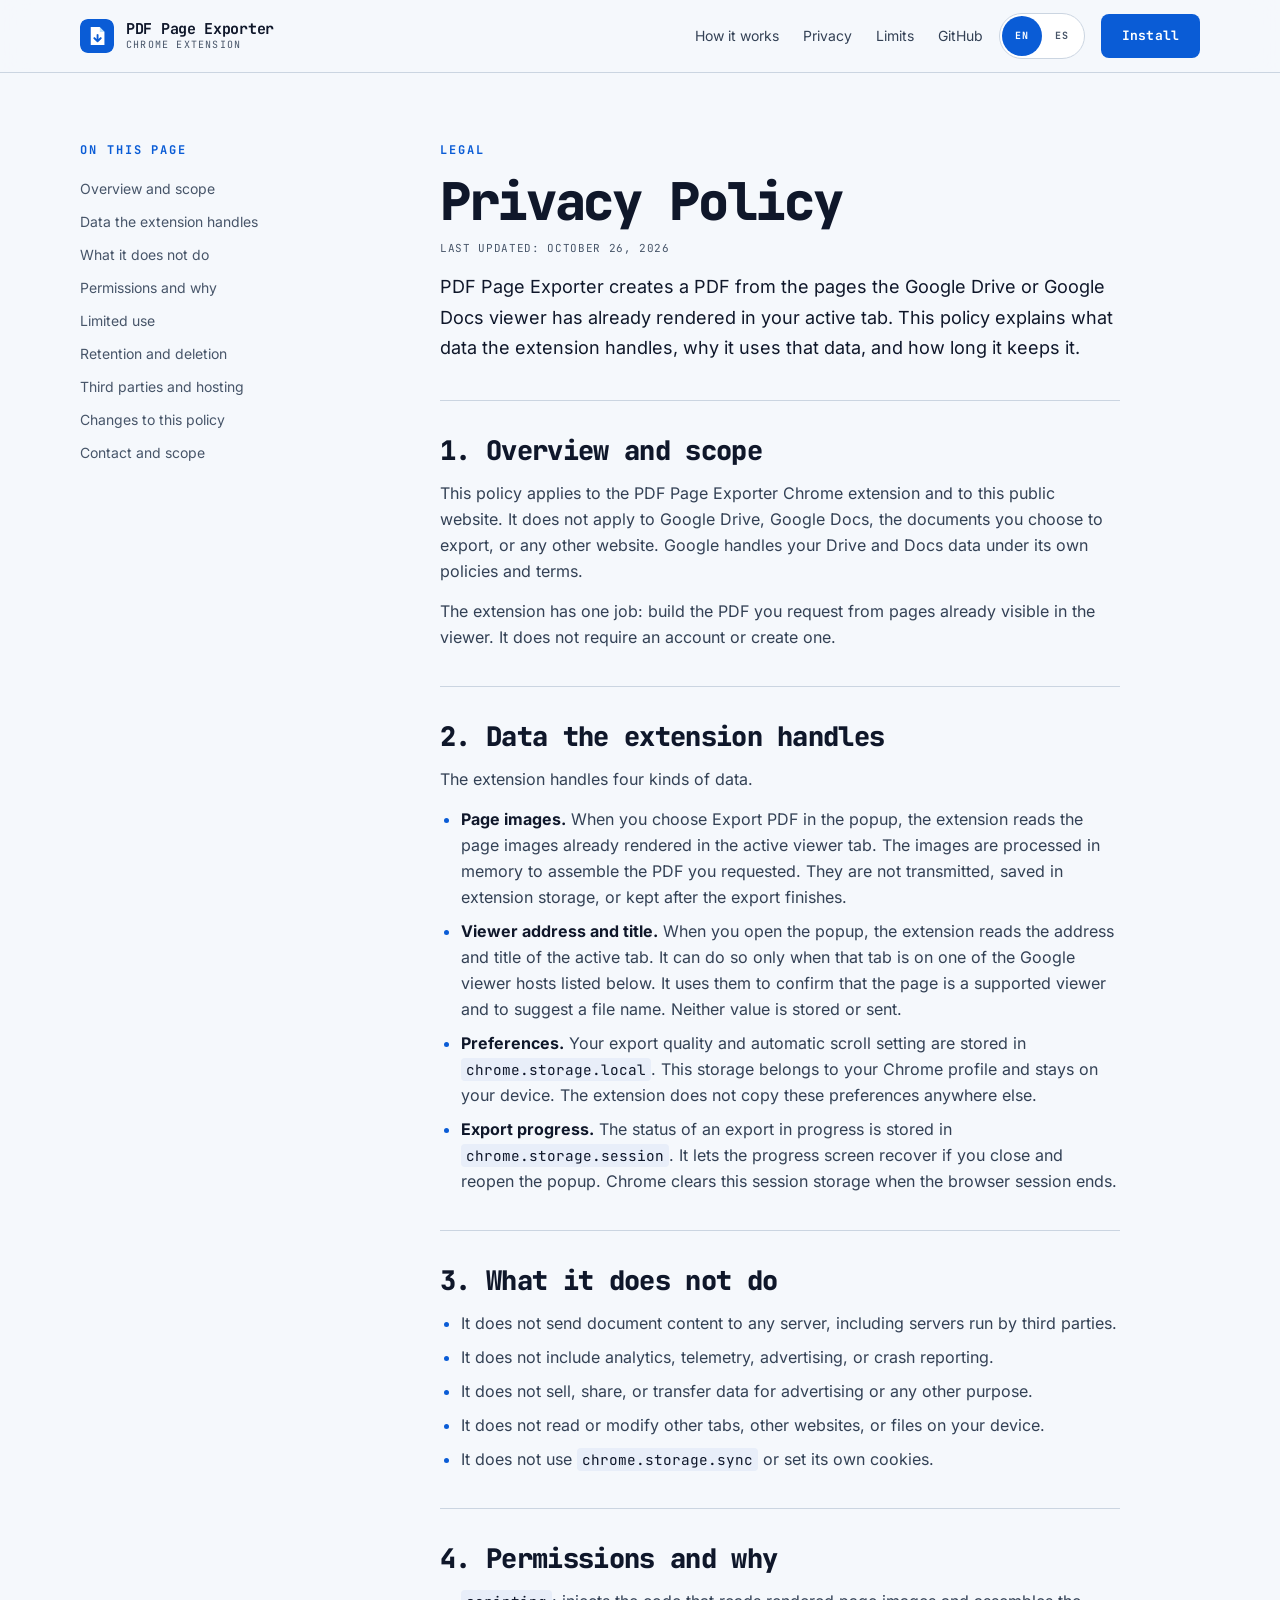
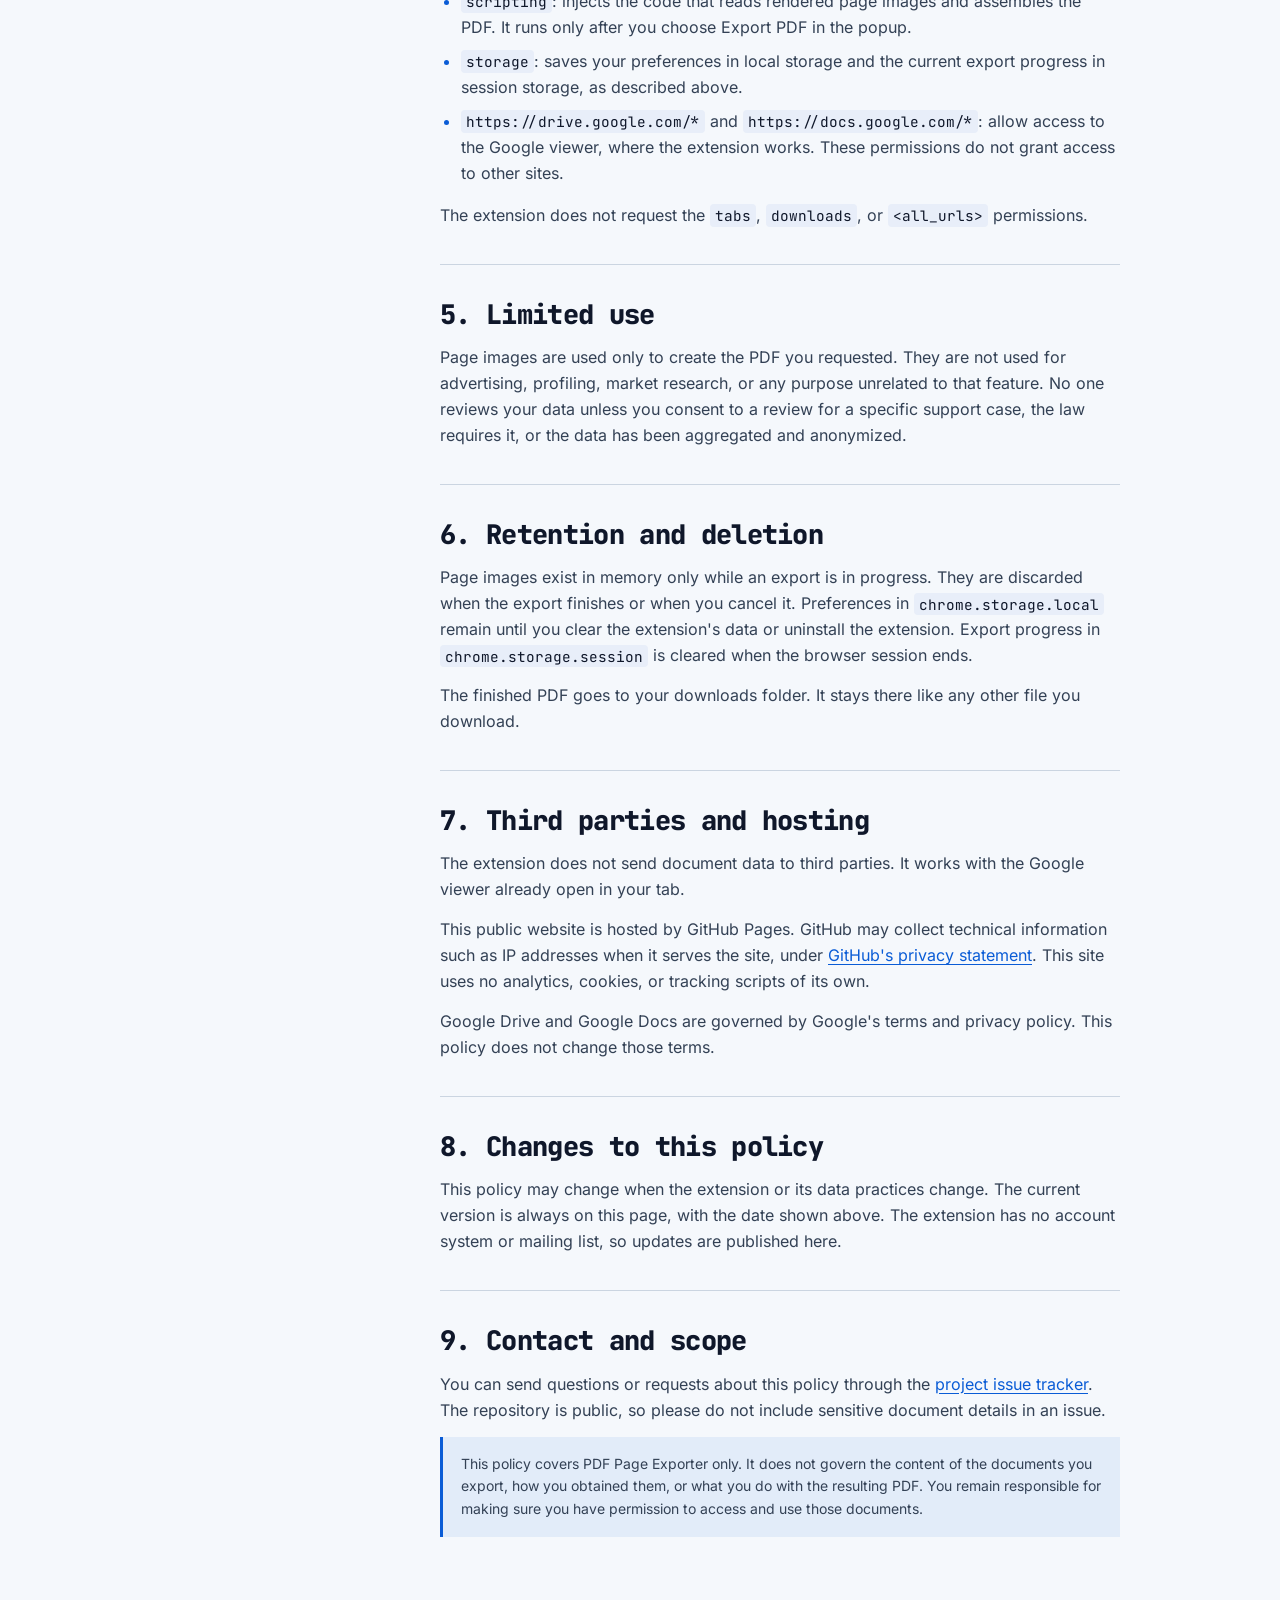
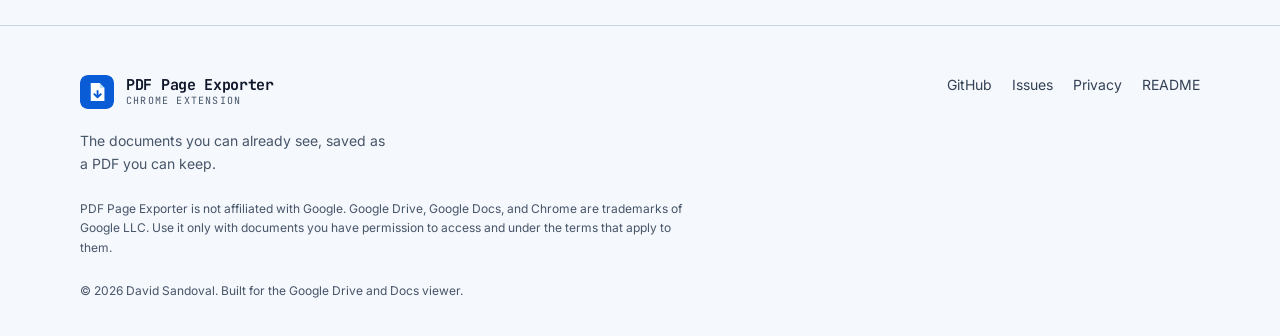
<file: website/privacy.html>
<!DOCTYPE html>
<html lang="en">
<head>
  <meta charset="utf-8">
  <meta name="viewport" content="width=device-width, initial-scale=1">
  <title>Privacy Policy | PDF Page Exporter</title>
  <meta name="description" content="How PDF Page Exporter handles data. Page images stay in memory, preferences stay on your device, and nothing is sent to a server.">
  <meta name="theme-color" content="#f5f8fc" media="(prefers-color-scheme: light)">
  <meta name="theme-color" content="#020408" media="(prefers-color-scheme: dark)">
  <link rel="canonical" href="https://sandovaldavid.github.io/pdf-page-exporter/privacy.html">
  <link rel="alternate" hreflang="en" href="https://sandovaldavid.github.io/pdf-page-exporter/privacy.html">
  <link rel="alternate" hreflang="es" href="https://sandovaldavid.github.io/pdf-page-exporter/es/privacy.html">
  <link rel="alternate" hreflang="x-default" href="https://sandovaldavid.github.io/pdf-page-exporter/privacy.html">
  <link rel="icon" href="assets/icon-128.png" type="image/png">
  <link rel="stylesheet" href="site.css">
  <meta property="og:type" content="website">
  <meta property="og:site_name" content="PDF Page Exporter">
  <meta property="og:locale" content="en_US">
  <meta property="og:locale:alternate" content="es_ES">
  <meta property="og:title" content="Privacy Policy | PDF Page Exporter">
  <meta property="og:description" content="Page images stay in memory, preferences stay on your device, and nothing is sent to a server.">
  <meta property="og:url" content="https://sandovaldavid.github.io/pdf-page-exporter/privacy.html">
  <meta property="og:image" content="https://sandovaldavid.github.io/pdf-page-exporter/assets/icon-128.png">
  <meta property="og:image:alt" content="PDF Page Exporter icon">
  <meta name="twitter:card" content="summary">
</head>
<body>
  <a class="skip-link" href="#main">Skip to content</a>

  <header class="site-header">
    <div class="wrap">
      <a class="brand" href="./">
        <img src="assets/icon-128.png" width="34" height="34" alt="">
        <span>
          <span class="brand-name">PDF Page Exporter</span>
          <span class="brand-tag">Chrome extension</span>
        </span>
      </a>
      <nav class="nav" aria-label="Main navigation">
        <div class="nav-links">
          <a href="./#how-it-works">How it works</a>
          <a href="./#privacy">Privacy</a>
          <a href="./#limits">Limits</a>
          <a href="https://github.com/sandovaldavid/pdf-page-exporter">GitHub</a>
        </div>
        <div class="lang-switch" role="group" aria-label="Language">
          <a href="privacy.html" hreflang="en" lang="en" aria-label="English" aria-current="page">EN</a>
          <a href="es/privacy.html" hreflang="es" lang="es" aria-label="Español">ES</a>
        </div>
        <a class="button" href="./#install">Install</a>
      </nav>
    </div>
  </header>

  <main id="main" class="policy-main" tabindex="-1">
    <div class="wrap">
      <div class="policy-layout">
        <nav class="policy-toc" aria-labelledby="toc-title">
          <p class="eyebrow" id="toc-title">On this page</p>
          <ol>
            <li><a href="#overview">Overview and scope</a></li>
            <li><a href="#data">Data the extension handles</a></li>
            <li><a href="#does-not-do">What it does not do</a></li>
            <li><a href="#permissions">Permissions and why</a></li>
            <li><a href="#limited-use">Limited use</a></li>
            <li><a href="#retention">Retention and deletion</a></li>
            <li><a href="#third-parties">Third parties and hosting</a></li>
            <li><a href="#changes">Changes to this policy</a></li>
            <li><a href="#contact">Contact and scope</a></li>
          </ol>
        </nav>

        <article class="policy">
          <header>
            <p class="eyebrow">Legal</p>
            <h1>Privacy Policy</h1>
            <p class="policy-meta">Last updated: October 26, 2026</p>
            <p class="policy-intro">PDF Page Exporter creates a PDF from the pages the Google Drive or Google Docs viewer has already rendered in your active tab. This policy explains what data the extension handles, why it uses that data, and how long it keeps it.</p>
          </header>

          <section class="policy-section" id="overview">
            <h2>1. Overview and scope</h2>
            <p>This policy applies to the PDF Page Exporter Chrome extension and to this public website. It does not apply to Google Drive, Google Docs, the documents you choose to export, or any other website. Google handles your Drive and Docs data under its own policies and terms.</p>
            <p>The extension has one job: build the PDF you request from pages already visible in the viewer. It does not require an account or create one.</p>
          </section>

          <section class="policy-section" id="data">
            <h2>2. Data the extension handles</h2>
            <p>The extension handles four kinds of data.</p>
            <ul>
              <li><strong>Page images.</strong> When you choose Export PDF in the popup, the extension reads the page images already rendered in the active viewer tab. The images are processed in memory to assemble the PDF you requested. They are not transmitted, saved in extension storage, or kept after the export finishes.</li>
              <li><strong>Viewer address and title.</strong> When you open the popup, the extension reads the address and title of the active tab. It can do so only when that tab is on one of the Google viewer hosts listed below. It uses them to confirm that the page is a supported viewer and to suggest a file name. Neither value is stored or sent.</li>
              <li><strong>Preferences.</strong> Your export quality and automatic scroll setting are stored in <code>chrome.storage.local</code>. This storage belongs to your Chrome profile and stays on your device. The extension does not copy these preferences anywhere else.</li>
              <li><strong>Export progress.</strong> The status of an export in progress is stored in <code>chrome.storage.session</code>. It lets the progress screen recover if you close and reopen the popup. Chrome clears this session storage when the browser session ends.</li>
            </ul>
          </section>

          <section class="policy-section" id="does-not-do">
            <h2>3. What it does not do</h2>
            <ul>
              <li>It does not send document content to any server, including servers run by third parties.</li>
              <li>It does not include analytics, telemetry, advertising, or crash reporting.</li>
              <li>It does not sell, share, or transfer data for advertising or any other purpose.</li>
              <li>It does not read or modify other tabs, other websites, or files on your device.</li>
              <li>It does not use <code>chrome.storage.sync</code> or set its own cookies.</li>
            </ul>
          </section>

          <section class="policy-section" id="permissions">
            <h2>4. Permissions and why</h2>
            <ul>
              <li><code>scripting</code>: injects the code that reads rendered page images and assembles the PDF. It runs only after you choose Export PDF in the popup.</li>
              <li><code>storage</code>: saves your preferences in local storage and the current export progress in session storage, as described above.</li>
              <li><code>https://drive.google.com/*</code> and <code>https://docs.google.com/*</code>: allow access to the Google viewer, where the extension works. These permissions do not grant access to other sites.</li>
            </ul>
            <p>The extension does not request the <code>tabs</code>, <code>downloads</code>, or <code>&lt;all_urls&gt;</code> permissions.</p>
          </section>

          <section class="policy-section" id="limited-use">
            <h2>5. Limited use</h2>
            <p>Page images are used only to create the PDF you requested. They are not used for advertising, profiling, market research, or any purpose unrelated to that feature. No one reviews your data unless you consent to a review for a specific support case, the law requires it, or the data has been aggregated and anonymized.</p>
          </section>

          <section class="policy-section" id="retention">
            <h2>6. Retention and deletion</h2>
            <p>Page images exist in memory only while an export is in progress. They are discarded when the export finishes or when you cancel it. Preferences in <code>chrome.storage.local</code> remain until you clear the extension's data or uninstall the extension. Export progress in <code>chrome.storage.session</code> is cleared when the browser session ends.</p>
            <p>The finished PDF goes to your downloads folder. It stays there like any other file you download.</p>
          </section>

          <section class="policy-section" id="third-parties">
            <h2>7. Third parties and hosting</h2>
            <p>The extension does not send document data to third parties. It works with the Google viewer already open in your tab.</p>
            <p>This public website is hosted by GitHub Pages. GitHub may collect technical information such as IP addresses when it serves the site, under <a href="https://docs.github.com/en/site-policy/privacy-policies/github-general-privacy-statement">GitHub's privacy statement</a>. This site uses no analytics, cookies, or tracking scripts of its own.</p>
            <p>Google Drive and Google Docs are governed by Google's terms and privacy policy. This policy does not change those terms.</p>
          </section>

          <section class="policy-section" id="changes">
            <h2>8. Changes to this policy</h2>
            <p>This policy may change when the extension or its data practices change. The current version is always on this page, with the date shown above. The extension has no account system or mailing list, so updates are published here.</p>
          </section>

          <section class="policy-section" id="contact">
            <h2>9. Contact and scope</h2>
            <p>You can send questions or requests about this policy through the <a href="https://github.com/sandovaldavid/pdf-page-exporter/issues">project issue tracker</a>. The repository is public, so please do not include sensitive document details in an issue.</p>
            <p class="policy-scope">This policy covers PDF Page Exporter only. It does not govern the content of the documents you export, how you obtained them, or what you do with the resulting PDF. You remain responsible for making sure you have permission to access and use those documents.</p>
          </section>
        </article>
      </div>
    </div>
  </main>

  <footer class="site-footer">
    <div class="wrap">
      <div class="footer-grid">
        <div>
          <a class="brand" href="./">
            <img src="assets/icon-128.png" width="34" height="34" alt="">
            <span>
              <span class="brand-name">PDF Page Exporter</span>
              <span class="brand-tag">Chrome extension</span>
            </span>
          </a>
          <p class="footer-tagline">The documents you can already see, saved as a PDF you can keep.</p>
        </div>
        <nav class="footer-links" aria-label="Project links">
          <a href="https://github.com/sandovaldavid/pdf-page-exporter">GitHub</a>
          <a href="https://github.com/sandovaldavid/pdf-page-exporter/issues">Issues</a>
          <a href="privacy.html">Privacy</a>
          <a href="https://github.com/sandovaldavid/pdf-page-exporter/blob/main/README.md">README</a>
        </nav>
      </div>
      <p class="footer-note">PDF Page Exporter is not affiliated with Google. Google Drive, Google Docs, and Chrome are trademarks of Google LLC. Use it only with documents you have permission to access and under the terms that apply to them.</p>
      <p class="footer-note">© 2026 David Sandoval. Built for the Google Drive and Docs viewer.</p>
    </div>
  </footer>
</body>
</html>
</file>
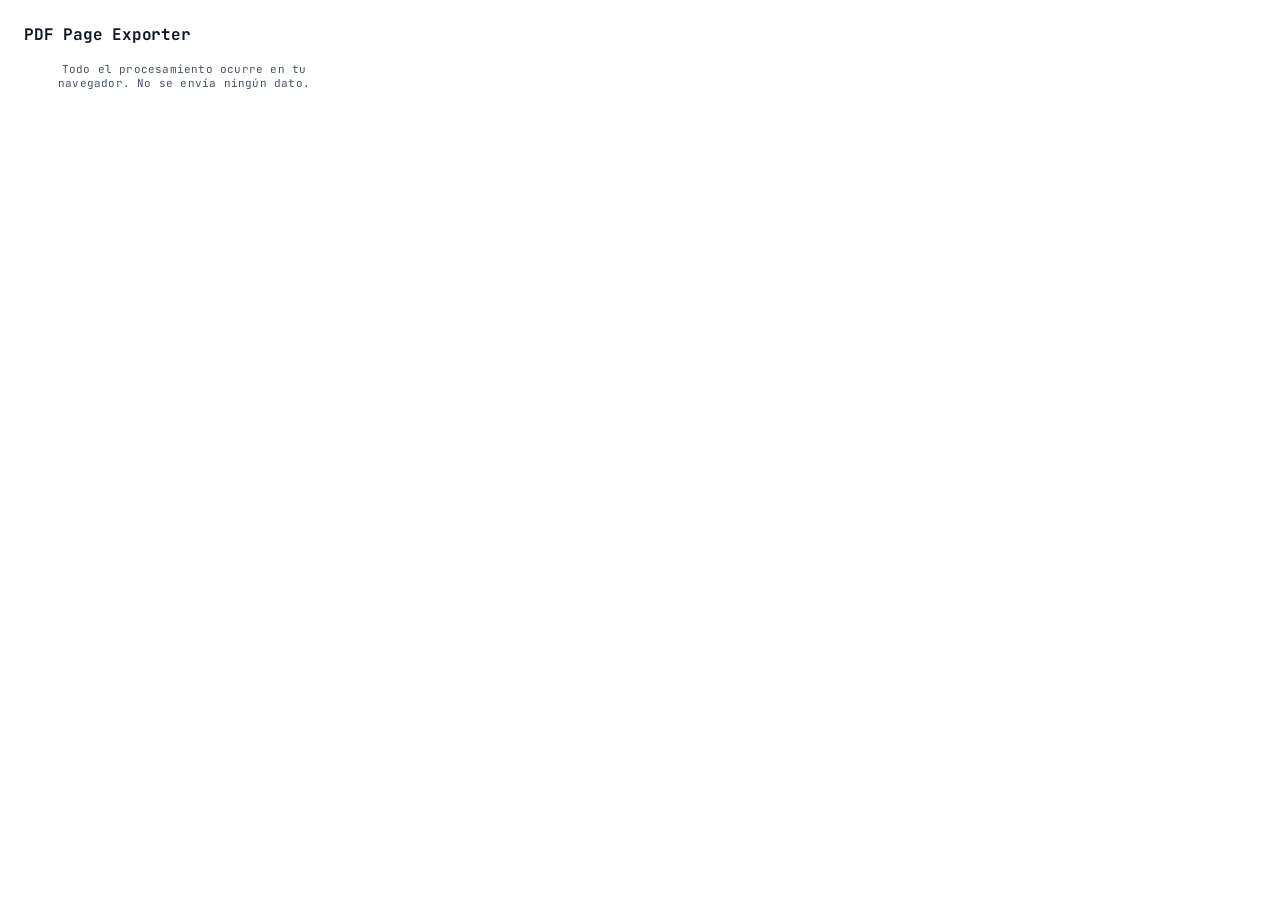
<file: src/popup/popup.html>
<!DOCTYPE html>
<html lang="es">
<head>
  <meta charset="utf-8">
  <link rel="stylesheet" href="../styles/tokens.css">
  <link rel="stylesheet" href="popup.css">
  <title>PDF Page Exporter</title>
</head>
<body>
  <h1>PDF Page Exporter</h1>

  <div id="notDriveState" class="dpu-hint" hidden>
    Abre un documento en el visor de Google Drive y vuelve a abrir esta ventana.
  </div>

  <form id="exportForm" hidden>
    <label class="dpu-field">
      <span>Nombre del archivo</span>
      <input type="text" id="filenameInput" placeholder="documento" maxlength="150" autocomplete="off">
    </label>

    <label class="dpu-field">
      <span>Calidad</span>
      <select id="qualitySelect">
        <option value="high">Alta (PNG, archivos más grandes)</option>
        <option value="balanced" selected>Equilibrada (recomendada)</option>
        <option value="compact">Compacta (archivos más pequeños)</option>
      </select>
    </label>

    <label class="dpu-checkbox">
      <input type="checkbox" id="autoScrollInput" checked>
      <span>Recorrer el documento automáticamente</span>
    </label>

    <button type="submit" id="exportBtn">Exportar PDF</button>
  </form>

  <div id="progressState" class="dpu-progress" hidden>
    <div id="progressTrack" class="dpu-bar-track" role="progressbar"
         aria-label="Progreso de la exportación" aria-valuemin="0" aria-valuemax="100">
      <div id="progressFill" class="dpu-bar-fill"></div>
    </div>
    <p id="progressText" class="dpu-status" role="status" aria-live="polite"></p>
  </div>

  <div id="resultState" class="dpu-result" hidden>
    <p id="resultText" role="status" aria-live="polite"></p>
    <button type="button" id="resetBtn" class="dpu-reset">Exportar otro PDF</button>
  </div>

  <p class="dpu-footer">Todo el procesamiento ocurre en tu navegador. No se envía ningún dato.</p>

  <script src="popup.js"></script>
</body>
</html>
</file>
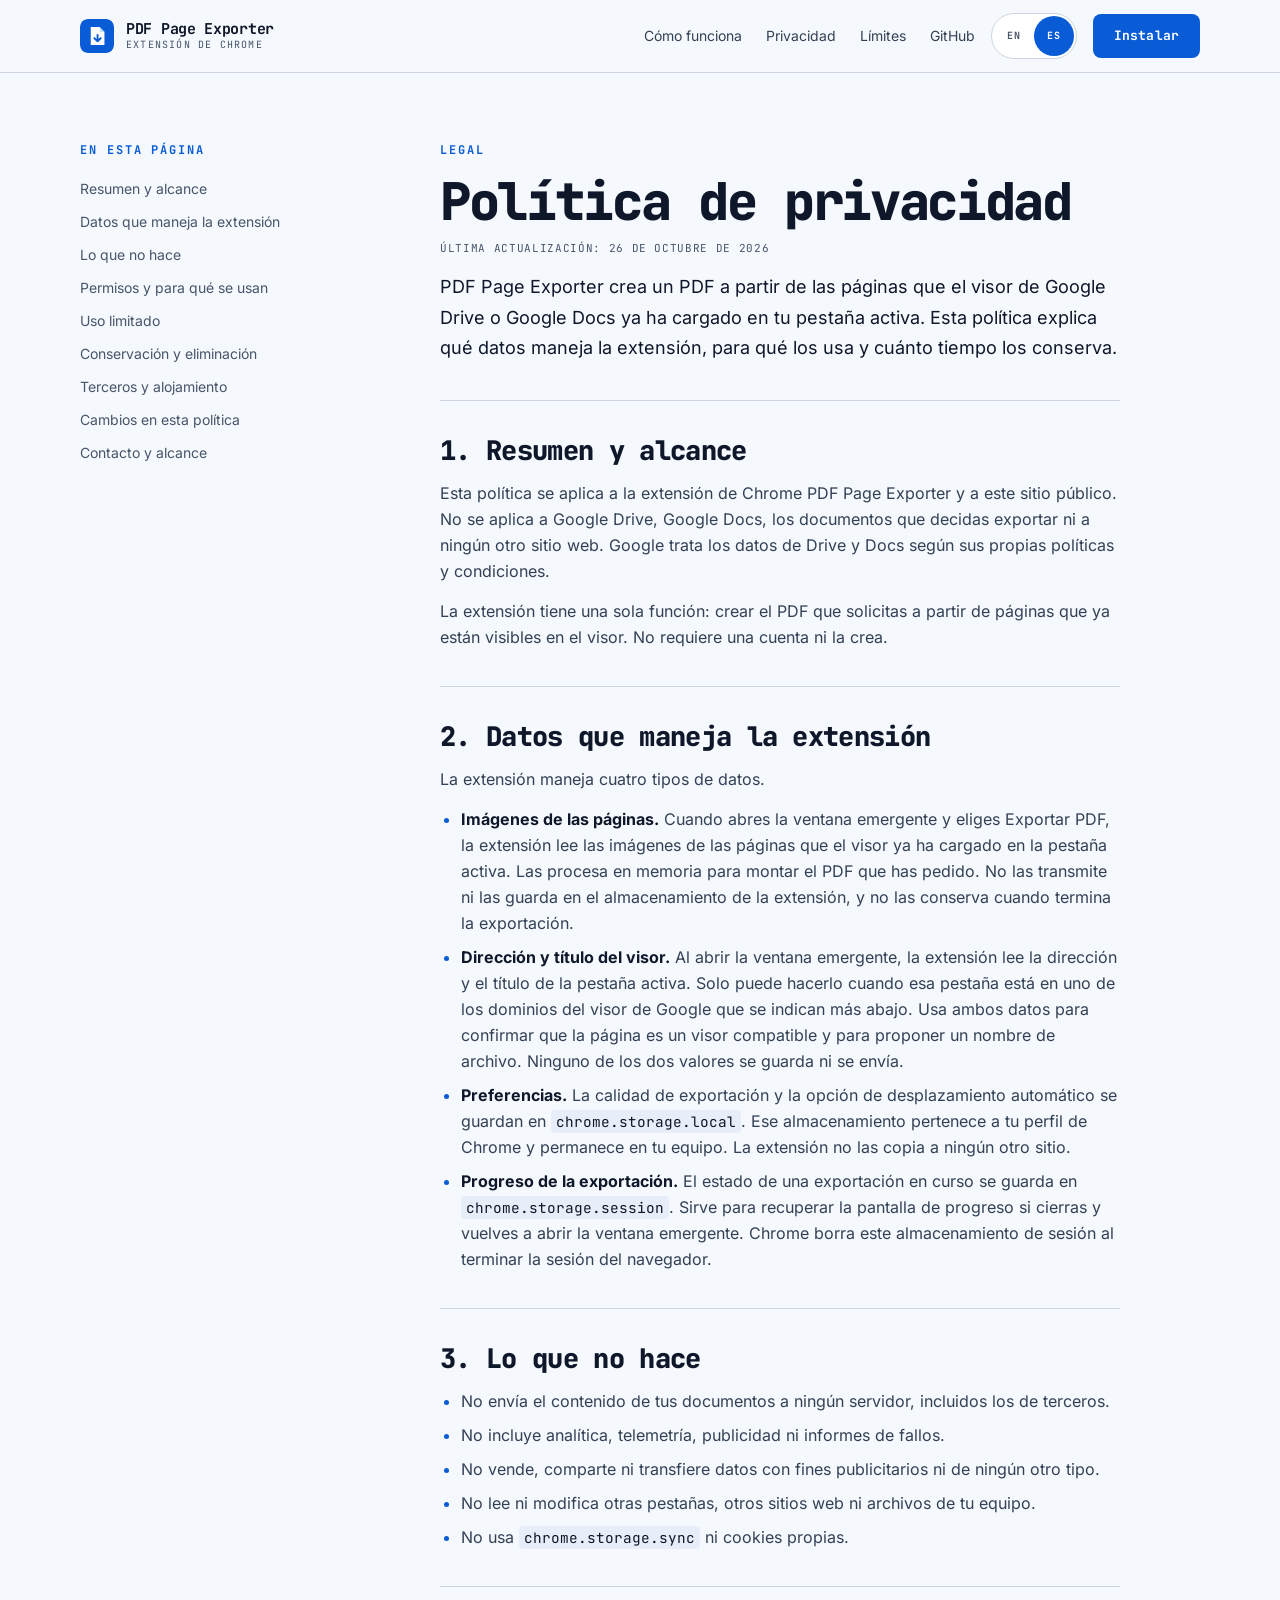
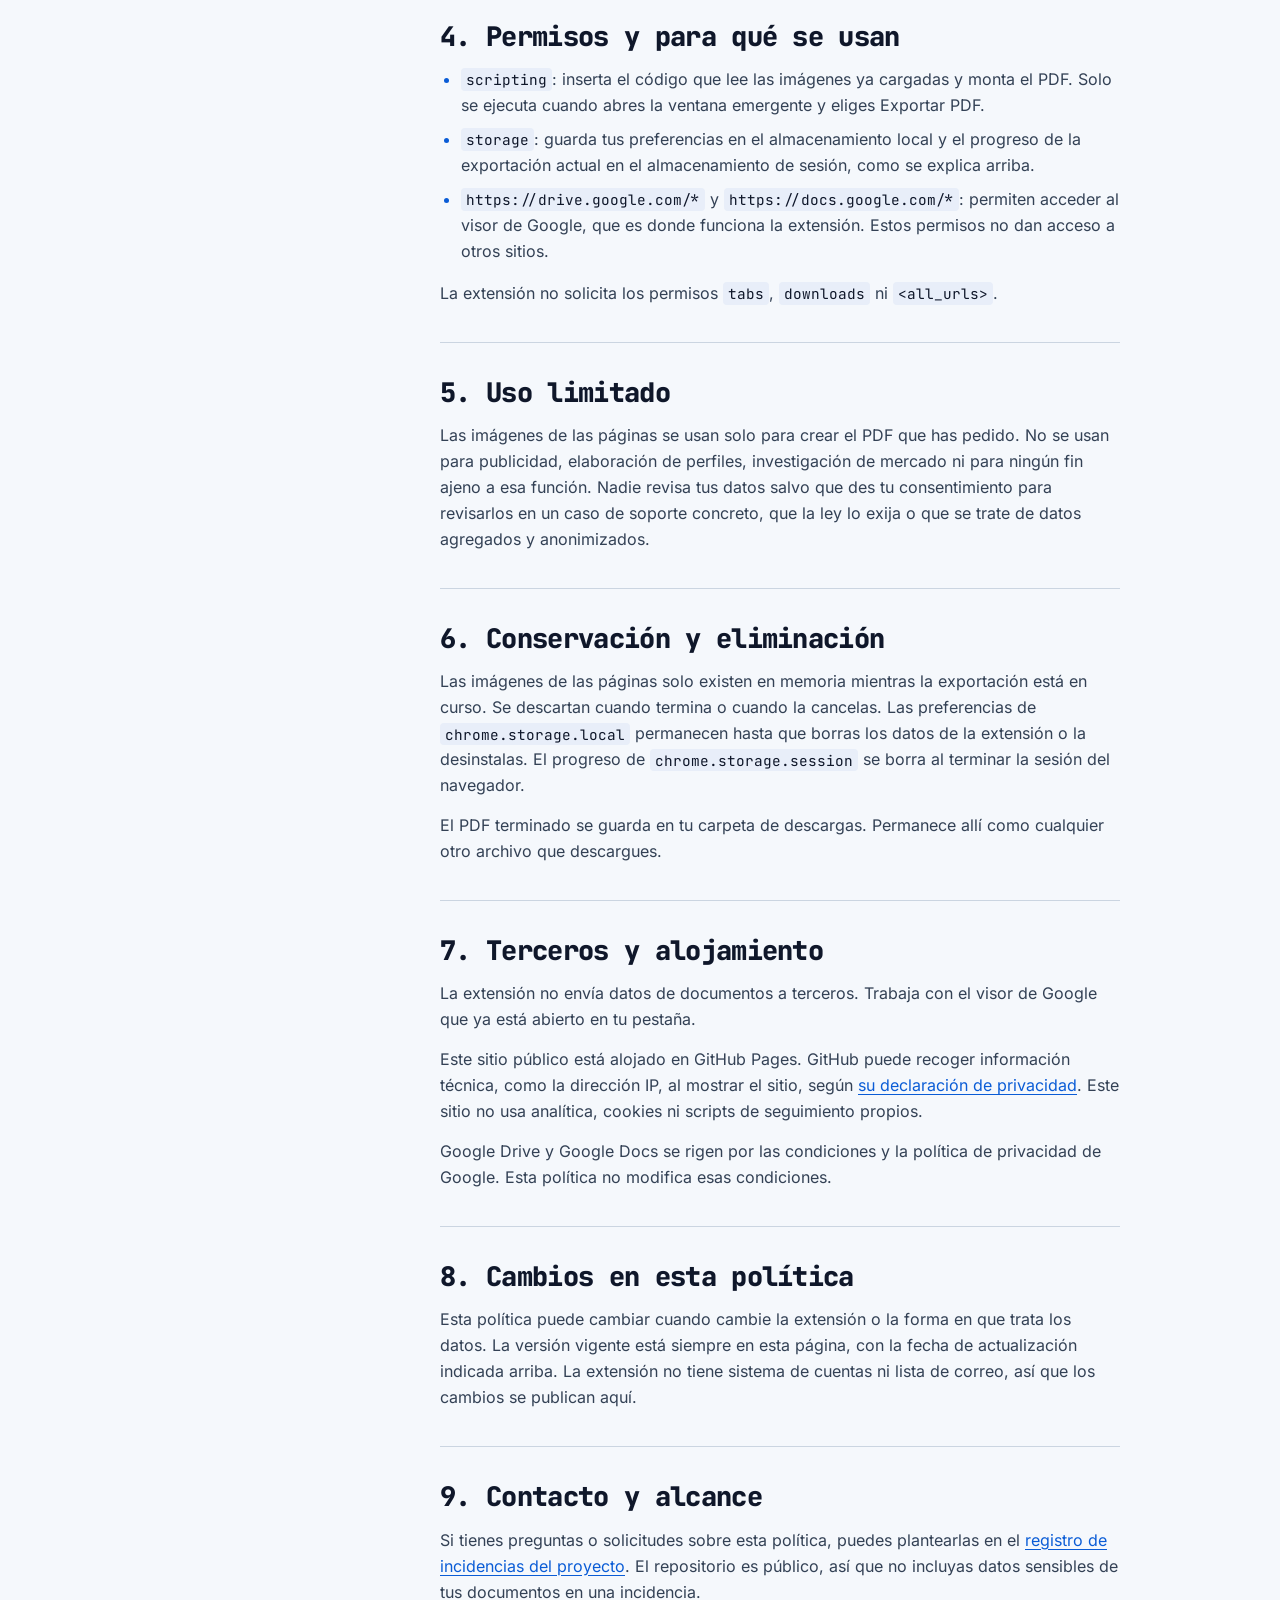
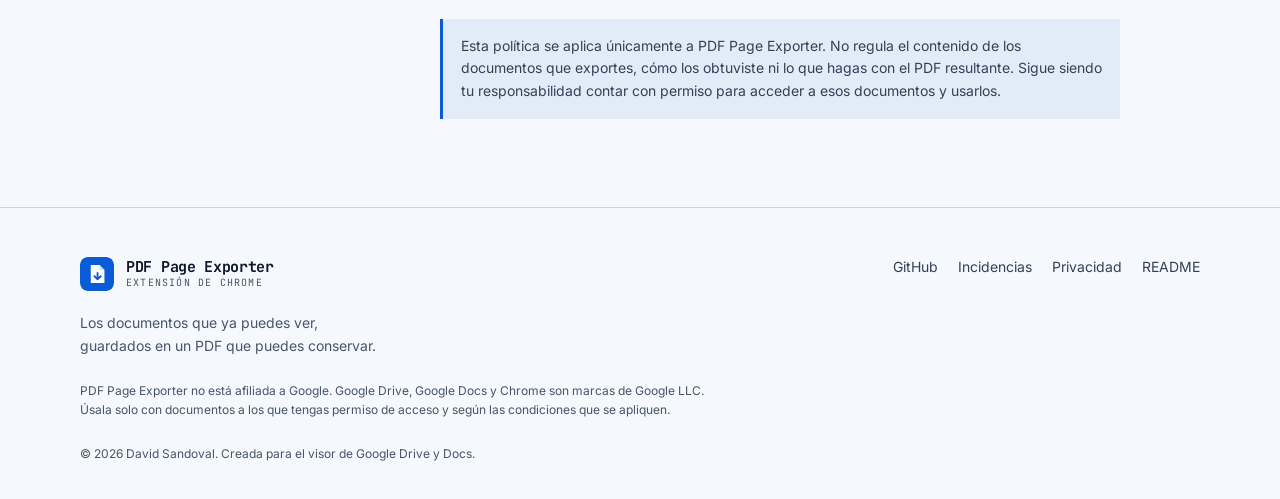
<file: website/es/privacy.html>
<!DOCTYPE html>
<html lang="es">
<head>
  <meta charset="utf-8">
  <meta name="viewport" content="width=device-width, initial-scale=1">
  <title>Política de privacidad | PDF Page Exporter</title>
  <meta name="description" content="Cómo trata PDF Page Exporter tus datos. Las imágenes de las páginas se procesan en memoria, las preferencias se quedan en tu equipo y nada se envía a un servidor.">
  <meta name="theme-color" content="#f5f8fc" media="(prefers-color-scheme: light)">
  <meta name="theme-color" content="#020408" media="(prefers-color-scheme: dark)">
  <link rel="canonical" href="https://sandovaldavid.github.io/pdf-page-exporter/es/privacy.html">
  <link rel="alternate" hreflang="en" href="https://sandovaldavid.github.io/pdf-page-exporter/privacy.html">
  <link rel="alternate" hreflang="es" href="https://sandovaldavid.github.io/pdf-page-exporter/es/privacy.html">
  <link rel="alternate" hreflang="x-default" href="https://sandovaldavid.github.io/pdf-page-exporter/privacy.html">
  <link rel="icon" href="../assets/icon-128.png" type="image/png">
  <link rel="stylesheet" href="../site.css">
  <meta property="og:type" content="website">
  <meta property="og:site_name" content="PDF Page Exporter">
  <meta property="og:locale" content="es_ES">
  <meta property="og:locale:alternate" content="en_US">
  <meta property="og:title" content="Política de privacidad | PDF Page Exporter">
  <meta property="og:description" content="Las imágenes de las páginas se procesan en memoria, las preferencias se quedan en tu equipo y nada se envía a un servidor.">
  <meta property="og:url" content="https://sandovaldavid.github.io/pdf-page-exporter/es/privacy.html">
  <meta property="og:image" content="https://sandovaldavid.github.io/pdf-page-exporter/assets/icon-128.png">
  <meta property="og:image:alt" content="Icono de PDF Page Exporter">
  <meta name="twitter:card" content="summary">
</head>
<body>
  <a class="skip-link" href="#contenido">Saltar al contenido</a>

  <header class="site-header">
    <div class="wrap">
      <a class="brand" href="./">
        <img src="../assets/icon-128.png" width="34" height="34" alt="">
        <span>
          <span class="brand-name">PDF Page Exporter</span>
          <span class="brand-tag">Extensión de Chrome</span>
        </span>
      </a>
      <nav class="nav" aria-label="Navegación principal">
        <div class="nav-links">
          <a href="./#como-funciona">Cómo funciona</a>
          <a href="./#privacidad">Privacidad</a>
          <a href="./#limites">Límites</a>
          <a href="https://github.com/sandovaldavid/pdf-page-exporter">GitHub</a>
        </div>
        <div class="lang-switch" role="group" aria-label="Idioma">
          <a href="../privacy.html" hreflang="en" lang="en" aria-label="English">EN</a>
          <a href="privacy.html" hreflang="es" lang="es" aria-label="Español" aria-current="page">ES</a>
        </div>
        <a class="button" href="./#instalar">Instalar</a>
      </nav>
    </div>
  </header>

  <main id="contenido" class="policy-main" tabindex="-1">
    <div class="wrap">
      <div class="policy-layout">
        <nav class="policy-toc" aria-labelledby="toc-title">
          <p class="eyebrow" id="toc-title">En esta página</p>
          <ol>
            <li><a href="#resumen">Resumen y alcance</a></li>
            <li><a href="#datos">Datos que maneja la extensión</a></li>
            <li><a href="#no-hace">Lo que no hace</a></li>
            <li><a href="#permisos">Permisos y para qué se usan</a></li>
            <li><a href="#uso-limitado">Uso limitado</a></li>
            <li><a href="#conservacion">Conservación y eliminación</a></li>
            <li><a href="#terceros">Terceros y alojamiento</a></li>
            <li><a href="#cambios">Cambios en esta política</a></li>
            <li><a href="#contacto">Contacto y alcance</a></li>
          </ol>
        </nav>

        <article class="policy">
          <header>
            <p class="eyebrow">Legal</p>
            <h1>Política de privacidad</h1>
            <p class="policy-meta">Última actualización: 26 de octubre de 2026</p>
            <p class="policy-intro">PDF Page Exporter crea un PDF a partir de las páginas que el visor de Google Drive o Google Docs ya ha cargado en tu pestaña activa. Esta política explica qué datos maneja la extensión, para qué los usa y cuánto tiempo los conserva.</p>
          </header>

          <section class="policy-section" id="resumen">
            <h2>1. Resumen y alcance</h2>
            <p>Esta política se aplica a la extensión de Chrome PDF Page Exporter y a este sitio público. No se aplica a Google Drive, Google Docs, los documentos que decidas exportar ni a ningún otro sitio web. Google trata los datos de Drive y Docs según sus propias políticas y condiciones.</p>
            <p>La extensión tiene una sola función: crear el PDF que solicitas a partir de páginas que ya están visibles en el visor. No requiere una cuenta ni la crea.</p>
          </section>

          <section class="policy-section" id="datos">
            <h2>2. Datos que maneja la extensión</h2>
            <p>La extensión maneja cuatro tipos de datos.</p>
            <ul>
              <li><strong>Imágenes de las páginas.</strong> Cuando abres la ventana emergente y eliges Exportar PDF, la extensión lee las imágenes de las páginas que el visor ya ha cargado en la pestaña activa. Las procesa en memoria para montar el PDF que has pedido. No las transmite ni las guarda en el almacenamiento de la extensión, y no las conserva cuando termina la exportación.</li>
              <li><strong>Dirección y título del visor.</strong> Al abrir la ventana emergente, la extensión lee la dirección y el título de la pestaña activa. Solo puede hacerlo cuando esa pestaña está en uno de los dominios del visor de Google que se indican más abajo. Usa ambos datos para confirmar que la página es un visor compatible y para proponer un nombre de archivo. Ninguno de los dos valores se guarda ni se envía.</li>
              <li><strong>Preferencias.</strong> La calidad de exportación y la opción de desplazamiento automático se guardan en <code>chrome.storage.local</code>. Ese almacenamiento pertenece a tu perfil de Chrome y permanece en tu equipo. La extensión no las copia a ningún otro sitio.</li>
              <li><strong>Progreso de la exportación.</strong> El estado de una exportación en curso se guarda en <code>chrome.storage.session</code>. Sirve para recuperar la pantalla de progreso si cierras y vuelves a abrir la ventana emergente. Chrome borra este almacenamiento de sesión al terminar la sesión del navegador.</li>
            </ul>
          </section>

          <section class="policy-section" id="no-hace">
            <h2>3. Lo que no hace</h2>
            <ul>
              <li>No envía el contenido de tus documentos a ningún servidor, incluidos los de terceros.</li>
              <li>No incluye analítica, telemetría, publicidad ni informes de fallos.</li>
              <li>No vende, comparte ni transfiere datos con fines publicitarios ni de ningún otro tipo.</li>
              <li>No lee ni modifica otras pestañas, otros sitios web ni archivos de tu equipo.</li>
              <li>No usa <code>chrome.storage.sync</code> ni cookies propias.</li>
            </ul>
          </section>

          <section class="policy-section" id="permisos">
            <h2>4. Permisos y para qué se usan</h2>
            <ul>
              <li><code>scripting</code>: inserta el código que lee las imágenes ya cargadas y monta el PDF. Solo se ejecuta cuando abres la ventana emergente y eliges Exportar PDF.</li>
              <li><code>storage</code>: guarda tus preferencias en el almacenamiento local y el progreso de la exportación actual en el almacenamiento de sesión, como se explica arriba.</li>
              <li><code>https://drive.google.com/*</code> y <code>https://docs.google.com/*</code>: permiten acceder al visor de Google, que es donde funciona la extensión. Estos permisos no dan acceso a otros sitios.</li>
            </ul>
            <p>La extensión no solicita los permisos <code>tabs</code>, <code>downloads</code> ni <code>&lt;all_urls&gt;</code>.</p>
          </section>

          <section class="policy-section" id="uso-limitado">
            <h2>5. Uso limitado</h2>
            <p>Las imágenes de las páginas se usan solo para crear el PDF que has pedido. No se usan para publicidad, elaboración de perfiles, investigación de mercado ni para ningún fin ajeno a esa función. Nadie revisa tus datos salvo que des tu consentimiento para revisarlos en un caso de soporte concreto, que la ley lo exija o que se trate de datos agregados y anonimizados.</p>
          </section>

          <section class="policy-section" id="conservacion">
            <h2>6. Conservación y eliminación</h2>
            <p>Las imágenes de las páginas solo existen en memoria mientras la exportación está en curso. Se descartan cuando termina o cuando la cancelas. Las preferencias de <code>chrome.storage.local</code> permanecen hasta que borras los datos de la extensión o la desinstalas. El progreso de <code>chrome.storage.session</code> se borra al terminar la sesión del navegador.</p>
            <p>El PDF terminado se guarda en tu carpeta de descargas. Permanece allí como cualquier otro archivo que descargues.</p>
          </section>

          <section class="policy-section" id="terceros">
            <h2>7. Terceros y alojamiento</h2>
            <p>La extensión no envía datos de documentos a terceros. Trabaja con el visor de Google que ya está abierto en tu pestaña.</p>
            <p>Este sitio público está alojado en GitHub Pages. GitHub puede recoger información técnica, como la dirección IP, al mostrar el sitio, según <a href="https://docs.github.com/en/site-policy/privacy-policies/github-general-privacy-statement">su declaración de privacidad</a>. Este sitio no usa analítica, cookies ni scripts de seguimiento propios.</p>
            <p>Google Drive y Google Docs se rigen por las condiciones y la política de privacidad de Google. Esta política no modifica esas condiciones.</p>
          </section>

          <section class="policy-section" id="cambios">
            <h2>8. Cambios en esta política</h2>
            <p>Esta política puede cambiar cuando cambie la extensión o la forma en que trata los datos. La versión vigente está siempre en esta página, con la fecha de actualización indicada arriba. La extensión no tiene sistema de cuentas ni lista de correo, así que los cambios se publican aquí.</p>
          </section>

          <section class="policy-section" id="contacto">
            <h2>9. Contacto y alcance</h2>
            <p>Si tienes preguntas o solicitudes sobre esta política, puedes plantearlas en el <a href="https://github.com/sandovaldavid/pdf-page-exporter/issues">registro de incidencias del proyecto</a>. El repositorio es público, así que no incluyas datos sensibles de tus documentos en una incidencia.</p>
            <p class="policy-scope">Esta política se aplica únicamente a PDF Page Exporter. No regula el contenido de los documentos que exportes, cómo los obtuviste ni lo que hagas con el PDF resultante. Sigue siendo tu responsabilidad contar con permiso para acceder a esos documentos y usarlos.</p>
          </section>
        </article>
      </div>
    </div>
  </main>

  <footer class="site-footer">
    <div class="wrap">
      <div class="footer-grid">
        <div>
          <a class="brand" href="./">
            <img src="../assets/icon-128.png" width="34" height="34" alt="">
            <span>
              <span class="brand-name">PDF Page Exporter</span>
              <span class="brand-tag">Extensión de Chrome</span>
            </span>
          </a>
          <p class="footer-tagline">Los documentos que ya puedes ver, guardados en un PDF que puedes conservar.</p>
        </div>
        <nav class="footer-links" aria-label="Enlaces del proyecto">
          <a href="https://github.com/sandovaldavid/pdf-page-exporter">GitHub</a>
          <a href="https://github.com/sandovaldavid/pdf-page-exporter/issues">Incidencias</a>
          <a href="privacy.html">Privacidad</a>
          <a href="https://github.com/sandovaldavid/pdf-page-exporter/blob/main/README.md">README</a>
        </nav>
      </div>
      <p class="footer-note">PDF Page Exporter no está afiliada a Google. Google Drive, Google Docs y Chrome son marcas de Google LLC. Úsala solo con documentos a los que tengas permiso de acceso y según las condiciones que se apliquen.</p>
      <p class="footer-note">© 2026 David Sandoval. Creada para el visor de Google Drive y Docs.</p>
    </div>
  </footer>
</body>
</html>
</file>
<file: docs/site.css>
/* PDF Page Exporter — public site.
   GitHub Pages publishes only /docs, so the fonts and icon are copied into
   docs/assets instead of reaching outside the published root. */

@font-face {
  font-family: "Inter";
  font-style: normal;
  font-weight: 100 900;
  font-display: swap;
  src: url("assets/fonts/inter-variable-latin.woff2") format("woff2");
}

@font-face {
  font-family: "JetBrains Mono";
  font-style: normal;
  font-weight: 100 800;
  font-display: swap;
  src: url("assets/fonts/jetbrains-mono-variable-latin.woff2") format("woff2");
}

:root {
  color-scheme: light dark;

  --font-body: "Inter", system-ui, -apple-system, BlinkMacSystemFont, "Segoe UI", sans-serif;
  --font-mono: "JetBrains Mono", ui-monospace, SFMono-Regular, Consolas, monospace;

  --bg: #f5f8fc;
  --surface: #ffffff;
  --surface-soft: #e8eef9;
  --text: #0f172a;
  --body: #334155;
  --muted: #475569;
  --edge: #cbd5e1;
  --primary: #0a5cd6;
  --primary-strong: #0044cc;
  --primary-soft: rgba(10, 92, 214, 0.08);
  --on-primary: #ffffff;
  --success: #065f46;
  --shadow: 0 24px 64px -32px rgba(15, 23, 42, 0.32);

  --mock-chrome: #202124;
  --mock-doc: #525659;
  --mock-page: #ffffff;
  --mock-page-text: #1e293b;
  --mock-page-line: #e2e8f0;

  --radius-card: 16px;
  --radius-control: 8px;
  --wrap: 1120px;
}

@media (prefers-color-scheme: dark) {
  :root {
    --bg: #020408;
    --surface: #0a0d14;
    --surface-soft: #141b29;
    --text: #f1f5f9;
    --body: #cbd5e1;
    --muted: #94a3b8;
    --edge: #1e293b;
    --primary: #00b0ff;
    --primary-strong: #0080ff;
    --primary-soft: rgba(0, 176, 255, 0.08);
    --on-primary: #020408;
    --success: #34d399;
    --shadow: 0 24px 64px -32px rgba(0, 0, 0, 0.7);
    --mock-chrome: #0b0f16;
    --mock-doc: #111823;
  }
}

*,
*::before,
*::after {
  box-sizing: border-box;
}

html {
  scroll-behavior: smooth;
  scroll-padding-top: 92px;
}

body {
  margin: 0;
  font-family: var(--font-body);
  font-size: 16px;
  line-height: 1.625;
  color: var(--body);
  background:
    radial-gradient(1100px 620px at 84% -12%, var(--primary-soft), transparent 64%),
    var(--bg);
  -webkit-font-smoothing: antialiased;
}

img {
  display: block;
  max-width: 100%;
  height: auto;
}

a {
  color: var(--primary);
  text-underline-offset: 0.18em;
}

a:hover {
  text-decoration-thickness: 2px;
}

:focus-visible {
  outline: 3px solid var(--primary);
  outline-offset: 3px;
  border-radius: 4px;
}

.skip-link {
  position: absolute;
  left: -999px;
  top: 0;
  z-index: 100;
  padding: 10px 14px;
  background: var(--surface);
  color: var(--text);
  border: 1px solid var(--edge);
  border-radius: var(--radius-control);
}

.skip-link:focus {
  left: 16px;
  top: 16px;
}

.wrap {
  width: min(var(--wrap), calc(100% - 48px));
  margin-inline: auto;
}

.site-header {
  position: sticky;
  top: 0;
  z-index: 20;
  border-bottom: 1px solid var(--edge);
  background: var(--bg);
  background: color-mix(in srgb, var(--bg) 88%, transparent);
  backdrop-filter: blur(14px);
}

.site-header .wrap {
  min-height: 72px;
  display: flex;
  align-items: center;
  gap: 24px;
}

.brand {
  display: inline-flex;
  align-items: center;
  gap: 12px;
  color: var(--text);
  text-decoration: none;
}

.brand img {
  width: 34px;
  height: 34px;
  border-radius: 8px;
}

.brand-name {
  display: block;
  font-family: var(--font-mono);
  font-size: 15px;
  font-weight: 700;
  letter-spacing: -0.02em;
  line-height: 1.2;
}

.brand-tag {
  display: block;
  font-family: var(--font-mono);
  font-size: 10px;
  letter-spacing: 0.12em;
  color: var(--muted);
  text-transform: uppercase;
  line-height: 1.4;
}

.nav {
  margin-left: auto;
  display: flex;
  align-items: center;
  gap: 24px;
}

.nav a {
  font-size: 14px;
  color: var(--body);
  text-decoration: none;
}

.nav a:hover {
  color: var(--primary);
}

.nav .button {
  color: var(--on-primary);
}

.nav .button:hover {
  color: var(--on-primary);
}

.button {
  display: inline-flex;
  align-items: center;
  justify-content: center;
  gap: 8px;
  min-height: 44px;
  padding: 0 20px;
  border: 1px solid transparent;
  border-radius: var(--radius-control);
  background: var(--primary);
  color: var(--on-primary);
  font-family: var(--font-mono);
  font-size: 13px;
  font-weight: 700;
  letter-spacing: 0.01em;
  text-decoration: none;
  cursor: pointer;
  transition: background-color 180ms ease, border-color 180ms ease, color 180ms ease, transform 180ms ease;
}

.button:hover {
  background: var(--primary-strong);
  text-decoration: none;
}

.button:active {
  transform: translateY(1px);
}

.button.secondary {
  background: transparent;
  color: var(--text);
  border-color: var(--edge);
}

.button.secondary:hover {
  background: var(--primary-soft);
  border-color: var(--primary);
  color: var(--primary);
}

.hero {
  padding: 84px 0 72px;
}

.hero-grid {
  display: grid;
  grid-template-columns: minmax(0, 1.04fr) minmax(0, 0.96fr);
  gap: 64px;
  align-items: center;
}

.kicker,
.eyebrow {
  margin: 0 0 16px;
  font-family: var(--font-mono);
  font-size: 12px;
  font-weight: 700;
  letter-spacing: 0.16em;
  text-transform: uppercase;
  color: var(--primary);
}

h1,
h2,
h3 {
  color: var(--text);
}

h1 {
  margin: 0 0 22px;
  font-family: var(--font-mono);
  font-size: clamp(38px, 5.4vw, 68px);
  font-weight: 800;
  line-height: 1.03;
  letter-spacing: -0.045em;
  text-wrap: balance;
}

h2 {
  margin: 0 0 14px;
  font-family: var(--font-mono);
  font-size: clamp(26px, 3.2vw, 38px);
  font-weight: 800;
  line-height: 1.15;
  letter-spacing: -0.03em;
  text-wrap: balance;
}

.lead {
  max-width: 34em;
  margin: 0 0 28px;
  font-size: 18px;
  line-height: 1.6;
  color: var(--body);
}

.hero-actions {
  display: flex;
  flex-wrap: wrap;
  gap: 12px;
  margin-bottom: 24px;
}

.trust {
  display: flex;
  flex-wrap: wrap;
  gap: 8px 18px;
  margin: 0;
  padding: 0;
  list-style: none;
  font-family: var(--font-mono);
  font-size: 12px;
  color: var(--muted);
}

.trust li {
  display: inline-flex;
  align-items: center;
  gap: 7px;
}

.trust svg {
  flex: 0 0 auto;
  color: var(--success);
}

.hero-note {
  margin: 14px 0 0;
  font-size: 13px;
  color: var(--muted);
}

.section {
  padding: 84px 0;
  border-top: 1px solid var(--edge);
  scroll-margin-top: 72px;
}

.section-head {
  max-width: 680px;
  margin-bottom: 40px;
}

.section-lead {
  margin: 0;
  font-size: 17px;
  line-height: 1.65;
  color: var(--muted);
}

.features {
  display: grid;
  grid-template-columns: repeat(2, minmax(0, 1fr));
  gap: 16px;
}

.feature {
  padding: 24px;
  border: 1px solid var(--edge);
  border-radius: var(--radius-card);
  background: var(--surface);
  transition: border-color 180ms ease, transform 180ms ease;
}

.feature:hover {
  border-color: var(--primary);
  transform: translateY(-2px);
}

.feature-icon {
  display: grid;
  place-items: center;
  width: 40px;
  height: 40px;
  margin-bottom: 18px;
  border-radius: 10px;
  background: var(--primary-soft);
  color: var(--primary);
}

.feature h3 {
  margin: 0 0 8px;
  font-family: var(--font-mono);
  font-size: 16px;
  font-weight: 700;
  line-height: 1.35;
}

.feature p {
  margin: 0;
  font-size: 15px;
  line-height: 1.65;
  color: var(--muted);
}

.steps {
  display: grid;
  grid-template-columns: repeat(3, minmax(0, 1fr));
  gap: 24px;
  margin: 0;
  padding: 0;
  list-style: none;
}

.step {
  padding-top: 18px;
  border-top: 2px solid var(--primary);
}

.step-num {
  display: block;
  margin-bottom: 12px;
  font-family: var(--font-mono);
  font-size: 12px;
  font-weight: 700;
  letter-spacing: 0.14em;
  color: var(--primary);
}

.step h3 {
  margin: 0 0 8px;
  font-family: var(--font-mono);
  font-size: 17px;
  font-weight: 700;
  line-height: 1.35;
}

.step p {
  margin: 0;
  font-size: 15px;
  line-height: 1.65;
  color: var(--muted);
}

.privacy {
  display: grid;
  grid-template-columns: minmax(0, 1.15fr) minmax(0, 0.85fr);
  gap: 40px;
  align-items: start;
  padding: 32px;
  border: 1px solid var(--edge);
  border-radius: var(--radius-card);
  background: var(--surface);
}

.privacy h2 {
  font-size: clamp(24px, 2.6vw, 32px);
}

.privacy p {
  margin: 0 0 16px;
  color: var(--muted);
}

.text-link {
  display: inline-flex;
  align-items: center;
  gap: 6px;
  font-family: var(--font-mono);
  font-size: 13px;
  font-weight: 700;
  text-decoration: none;
}

.text-link:hover {
  text-decoration: underline;
}

.check-list {
  display: grid;
  gap: 12px;
  margin: 0;
  padding: 0;
  list-style: none;
  font-size: 14px;
  color: var(--body);
}

.check-list li {
  position: relative;
  padding-left: 28px;
}

.check-list li::before {
  content: "";
  position: absolute;
  left: 0;
  top: 0.28em;
  width: 16px;
  height: 16px;
  border-radius: 50%;
  background: var(--primary-soft);
  box-shadow: inset 0 0 0 1px color-mix(in srgb, var(--primary) 35%, transparent);
}

.check-list li::after {
  content: "";
  position: absolute;
  left: 5px;
  top: 0.58em;
  width: 6px;
  height: 3px;
  border-left: 2px solid var(--primary);
  border-bottom: 2px solid var(--primary);
  transform: rotate(-45deg);
}

.limits {
  display: grid;
  grid-template-columns: repeat(2, minmax(0, 1fr));
  gap: 0 40px;
}

.limit {
  padding: 20px 0;
  border-top: 1px solid var(--edge);
}

.limit h3 {
  margin: 0 0 6px;
  font-family: var(--font-mono);
  font-size: 14px;
  font-weight: 700;
}

.limit p {
  margin: 0;
  font-size: 14px;
  line-height: 1.65;
  color: var(--muted);
}

.limit-note {
  margin: 24px 0 0;
  padding: 14px 16px;
  border-left: 3px solid var(--primary);
  background: var(--primary-soft);
  font-size: 14px;
  color: var(--body);
}

.install {
  display: grid;
  grid-template-columns: minmax(0, 1.2fr) minmax(0, 0.8fr);
  gap: 40px;
  align-items: start;
}

.install > * {
  min-width: 0;
}

.install-steps {
  display: grid;
  gap: 18px;
  margin: 0;
  padding: 0;
  list-style: none;
  counter-reset: install;
}

.install-steps li {
  position: relative;
  min-width: 0;
  padding-left: 44px;
  counter-increment: install;
}

.install-steps li::before {
  content: counter(install);
  position: absolute;
  left: 0;
  top: -2px;
  display: grid;
  place-items: center;
  width: 28px;
  height: 28px;
  border-radius: 50%;
  background: var(--primary);
  color: var(--on-primary);
  font-family: var(--font-mono);
  font-size: 12px;
  font-weight: 700;
}

.install-steps p {
  margin: 0 0 8px;
  font-size: 15px;
  color: var(--body);
}

.install-steps pre {
  margin: 8px 0 0;
  padding: 12px 14px;
  max-width: 100%;
  overflow-x: auto;
  border: 1px solid var(--edge);
  border-radius: var(--radius-control);
  background: var(--surface);
  font-family: var(--font-mono);
  font-size: 12px;
  line-height: 1.6;
  color: var(--text);
}

.install-note {
  margin: 22px 0 0;
  font-size: 13px;
  color: var(--muted);
}

.install-card {
  padding: 24px;
  border: 1px solid var(--edge);
  border-radius: var(--radius-card);
  background: var(--surface);
}

.install-status {
  margin: 0 0 14px;
  font-family: var(--font-mono);
  font-size: 10px;
  font-weight: 700;
  letter-spacing: 0.12em;
  text-transform: uppercase;
  color: var(--primary);
}

.install-card h3 {
  margin: 0 0 16px;
  font-family: var(--font-mono);
  font-size: 16px;
  font-weight: 700;
}

.install-card .check-list {
  margin-bottom: 20px;
}

.install-card .button {
  width: 100%;
  margin-bottom: 12px;
}

.install-card .text-link {
  font-size: 12px;
}

code {
  padding: 0.12em 0.35em;
  border-radius: 4px;
  background: var(--surface-soft);
  font-family: var(--font-mono);
  font-size: 0.9em;
  color: var(--text);
}

pre code {
  padding: 0;
  background: none;
  font-size: inherit;
}

.site-footer {
  padding: 44px 0 36px;
  border-top: 1px solid var(--edge);
}

.footer-grid {
  display: flex;
  justify-content: space-between;
  align-items: flex-start;
  gap: 24px;
  flex-wrap: wrap;
}

.footer-tagline {
  max-width: 34ch;
  margin: 14px 0 0;
  font-size: 14px;
  color: var(--muted);
}

.footer-links {
  display: flex;
  flex-wrap: wrap;
  gap: 20px;
  font-size: 14px;
}

.footer-links a {
  color: var(--body);
  text-decoration: none;
}

.footer-links a:hover {
  color: var(--primary);
}

.footer-note {
  max-width: 78ch;
  margin: 24px 0 0;
  font-size: 12px;
  line-height: 1.6;
  color: var(--muted);
}

/* Product mockup: decorative, kept in CSS so the page has no screenshot
   dependency and stays crisp in both themes. */
.mock {
  position: relative;
  padding-bottom: 30px;
}

.mock-browser {
  overflow: hidden;
  border: 1px solid color-mix(in srgb, var(--edge) 70%, transparent);
  border-radius: 12px;
  background: var(--mock-doc);
  box-shadow: var(--shadow);
}

.mock-bar {
  display: flex;
  align-items: center;
  gap: 10px;
  height: 38px;
  padding: 0 13px;
  background: var(--mock-chrome);
  color: #e8eaed;
}

.mock-dots {
  display: flex;
  gap: 6px;
}

.mock-dots i {
  width: 8px;
  height: 8px;
  border-radius: 50%;
  background: #5f6368;
}

.mock-dots i:first-child {
  background: #ff5f57;
}

.mock-dots i:nth-child(2) {
  background: #febc2e;
}

.mock-dots i:nth-child(3) {
  background: #28c840;
}

.mock-file {
  overflow: hidden;
  font-family: var(--font-mono);
  font-size: 10px;
  white-space: nowrap;
  text-overflow: ellipsis;
  opacity: 0.9;
}

.mock-count {
  margin-left: auto;
  font-family: var(--font-mono);
  font-size: 10px;
  white-space: nowrap;
  opacity: 0.65;
}

.mock-pages {
  display: flex;
  justify-content: center;
  gap: 16px;
  min-height: 330px;
  padding: 24px 18px 0;
}

.mock-page {
  width: 46%;
  max-width: 210px;
  aspect-ratio: 8.5 / 11;
  padding: 20px 18px;
  background: var(--mock-page);
  color: var(--mock-page-text);
  box-shadow: 0 8px 22px rgba(0, 0, 0, 0.3);
}

.mock-page-back {
  transform: translateY(14px) rotate(1.5deg);
  opacity: 0.92;
}

.mock-page-kicker {
  margin-bottom: 10px;
  font-family: var(--font-mono);
  font-size: 6px;
  font-weight: 700;
  letter-spacing: 0.16em;
  color: #0a5cd6;
}

.mock-title {
  margin: 0 0 6px;
  font-family: var(--font-body);
  font-size: 12px;
  font-weight: 700;
  line-height: 1.3;
  color: #0f172a;
}

.mock-rule {
  width: 24px;
  height: 2px;
  margin-bottom: 12px;
  background: #0a5cd6;
}

.mock-line {
  height: 3px;
  margin: 6px 0;
  border-radius: 2px;
  background: var(--mock-page-line);
}

.mock-line.w95 { width: 95%; }
.mock-line.w88 { width: 88%; }
.mock-line.w72 { width: 72%; }
.mock-line.w60 { width: 60%; }

.mock-popup {
  position: absolute;
  right: -12px;
  bottom: 0;
  width: 248px;
  padding: 16px;
  border: 1px solid var(--edge);
  border-radius: 12px;
  background: var(--surface);
  box-shadow: var(--shadow);
}

.mock-popup-title {
  margin: 0 0 12px;
  font-family: var(--font-mono);
  font-size: 11px;
  font-weight: 700;
  color: var(--text);
}

.mock-label {
  display: block;
  margin-bottom: 4px;
  font-family: var(--font-mono);
  font-size: 7px;
  letter-spacing: 0.08em;
  text-transform: uppercase;
  color: var(--muted);
}

.mock-input,
.mock-select {
  display: flex;
  align-items: center;
  height: 24px;
  margin-bottom: 10px;
  padding: 0 7px;
  border: 1px solid var(--edge);
  border-radius: 5px;
  background: var(--surface);
  font-size: 8px;
  color: var(--body);
}

.mock-button {
  display: grid;
  place-items: center;
  height: 28px;
  border-radius: 5px;
  background: var(--primary);
  color: var(--on-primary);
  font-family: var(--font-mono);
  font-size: 8px;
  font-weight: 700;
}

.mock-progress {
  height: 4px;
  margin-top: 10px;
  overflow: hidden;
  border-radius: 99px;
  background: var(--surface-soft);
}

.mock-progress span {
  display: block;
  width: 64%;
  height: 100%;
  background: var(--primary);
}

@media (max-width: 900px) {
  .hero {
    padding: 56px 0;
  }

  .hero-grid {
    grid-template-columns: 1fr;
    gap: 48px;
  }

  .mock {
    max-width: 520px;
    margin-inline: auto;
  }

  .features,
  .steps,
  .privacy,
  .install {
    grid-template-columns: 1fr;
  }

  .steps {
    gap: 20px;
  }
}

@media (max-width: 720px) {
  .wrap {
    width: calc(100% - 32px);
  }

  .site-header .wrap {
    min-height: 64px;
    gap: 12px;
  }

  .nav {
    gap: 12px;
  }

  .nav a:not(.button) {
    display: none;
  }

  .brand-tag {
    display: none;
  }

  .section {
    padding: 64px 0;
  }

  .mock-popup {
    position: static;
    width: 100%;
    max-width: 300px;
    margin: -24px auto 0;
  }

  .mock {
    padding-bottom: 0;
  }

  .mock-pages {
    min-height: 250px;
    padding: 18px 14px 0;
    gap: 10px;
  }

  .mock-page {
    padding: 14px 12px;
  }

  .mock-title {
    font-size: 10px;
  }

  .privacy {
    padding: 24px;
  }
}

@media (max-width: 480px) {
  .hero-actions .button {
    width: 100%;
  }

  .trust {
    flex-direction: column;
    gap: 6px;
  }

  .limits {
    grid-template-columns: 1fr;
  }
}

@media (prefers-reduced-motion: reduce) {
  html {
    scroll-behavior: auto;
  }

  .button,
  .feature {
    transition: none;
  }
}
</file>
<file: website/site.css>
/* PDF Page Exporter public site.
   One stylesheet serves the English site at / and the Spanish site at /es/.
   Font URLs resolve relative to this file, so they work from both locales. */

@font-face {
  font-family: "Inter";
  font-style: normal;
  font-weight: 100 900;
  font-display: swap;
  src: url("assets/fonts/inter-variable-latin.woff2") format("woff2");
}

@font-face {
  font-family: "JetBrains Mono";
  font-style: normal;
  font-weight: 100 800;
  font-display: swap;
  src: url("assets/fonts/jetbrains-mono-variable-latin.woff2") format("woff2");
}

:root {
  color-scheme: light dark;

  --font-body: "Inter", system-ui, -apple-system, BlinkMacSystemFont, "Segoe UI", sans-serif;
  --font-mono: "JetBrains Mono", ui-monospace, SFMono-Regular, Consolas, monospace;

  --bg: #f5f8fc;
  --surface: #ffffff;
  --surface-soft: #e8eef9;
  --text: #0f172a;
  --body: #334155;
  --muted: #475569;
  --edge: #cbd5e1;
  --primary: #0a5cd6;
  --primary-strong: #0044cc;
  --primary-soft: rgba(10, 92, 214, 0.08);
  --on-primary: #ffffff;
  --success: #065f46;
  --check-icon: url("data:image/svg+xml,%3Csvg xmlns='http://www.w3.org/2000/svg' viewBox='0 0 12 12'%3E%3Cpath d='M2.6 5.9 4.8 8.1 9.4 3.5' fill='none' stroke='%230a5cd6' stroke-width='1.9' stroke-linecap='round' stroke-linejoin='round'/%3E%3C/svg%3E");
  --shadow: 0 24px 64px -32px rgba(15, 23, 42, 0.32);

  --mock-chrome: #202124;
  --mock-doc: #525659;
  --mock-page: #ffffff;
  --mock-page-text: #1e293b;
  --mock-page-line: #e2e8f0;

  --radius-card: 16px;
  --radius-control: 8px;
  --wrap: 1120px;
}

@media (prefers-color-scheme: dark) {
  :root {
    --bg: #020408;
    --surface: #0a0d14;
    --surface-soft: #141b29;
    --text: #f1f5f9;
    --body: #cbd5e1;
    --muted: #94a3b8;
    --edge: #1e293b;
    --primary: #00b0ff;
    --primary-strong: #0080ff;
    --primary-soft: rgba(0, 176, 255, 0.08);
    --on-primary: #020408;
    --success: #34d399;
    --check-icon: url("data:image/svg+xml,%3Csvg xmlns='http://www.w3.org/2000/svg' viewBox='0 0 12 12'%3E%3Cpath d='M2.6 5.9 4.8 8.1 9.4 3.5' fill='none' stroke='%2300b0ff' stroke-width='1.9' stroke-linecap='round' stroke-linejoin='round'/%3E%3C/svg%3E");
    --shadow: 0 24px 64px -32px rgba(0, 0, 0, 0.7);
    --mock-chrome: #0b0f16;
    --mock-doc: #111823;
  }
}

*,
*::before,
*::after {
  box-sizing: border-box;
}

html {
  scroll-behavior: smooth;
  scroll-padding-top: 92px;
}

body {
  margin: 0;
  font-family: var(--font-body);
  font-size: 16px;
  line-height: 1.625;
  color: var(--body);
  background:
    radial-gradient(1100px 620px at 84% -12%, var(--primary-soft), transparent 64%),
    var(--bg);
  -webkit-font-smoothing: antialiased;
}

img {
  display: block;
  max-width: 100%;
  height: auto;
}

a {
  color: var(--primary);
  text-underline-offset: 0.18em;
}

a:hover {
  text-decoration-thickness: 2px;
}

:focus-visible {
  outline: 3px solid var(--primary);
  outline-offset: 3px;
  border-radius: 4px;
}

main:focus {
  outline: none;
}

.skip-link {
  position: absolute;
  left: -999px;
  top: 0;
  z-index: 100;
  padding: 10px 14px;
  background: var(--surface);
  color: var(--text);
  border: 1px solid var(--edge);
  border-radius: var(--radius-control);
}

.skip-link:focus {
  left: 16px;
  top: 16px;
}

.wrap {
  width: min(var(--wrap), calc(100% - 48px));
  margin-inline: auto;
}

.site-header {
  position: sticky;
  top: 0;
  z-index: 20;
  border-bottom: 1px solid var(--edge);
  background: var(--bg);
  background: color-mix(in srgb, var(--bg) 88%, transparent);
  backdrop-filter: blur(14px);
}

.site-header .wrap {
  min-height: 72px;
  display: flex;
  align-items: center;
  gap: 24px;
}

.brand {
  display: inline-flex;
  align-items: center;
  gap: 12px;
  min-height: 44px;
  color: var(--text);
  text-decoration: none;
}

.brand img {
  width: 34px;
  height: 34px;
  border-radius: 8px;
}

.brand-name {
  display: block;
  font-family: var(--font-mono);
  font-size: 15px;
  font-weight: 700;
  letter-spacing: -0.02em;
  line-height: 1.2;
}

.brand-tag {
  display: block;
  font-family: var(--font-mono);
  font-size: 10px;
  letter-spacing: 0.12em;
  color: var(--muted);
  text-transform: uppercase;
  line-height: 1.4;
}

.nav {
  margin-left: auto;
  display: flex;
  align-items: center;
  gap: 16px;
}

.nav-links {
  display: flex;
  align-items: center;
  gap: 24px;
}

.nav-links a {
  display: inline-flex;
  align-items: center;
  min-height: 44px;
  font-size: 14px;
  color: var(--body);
  text-decoration: none;
}

.nav-links a:hover {
  color: var(--primary);
}

.nav .button {
  color: var(--on-primary);
}

.nav .button:hover {
  color: var(--on-primary);
}

.lang-switch {
  display: inline-flex;
  flex: 0 0 auto;
  padding: 2px;
  border: 1px solid var(--edge);
  border-radius: 999px;
  background: var(--surface);
}

.lang-switch a {
  display: inline-flex;
  align-items: center;
  justify-content: center;
  min-width: 40px;
  min-height: 40px;
  padding: 0 7px;
  border-radius: 999px;
  color: var(--muted);
  font-family: var(--font-mono);
  font-size: 10px;
  font-weight: 700;
  letter-spacing: 0.08em;
  line-height: 1;
  text-decoration: none;
  transition: background-color 160ms ease, color 160ms ease;
}

.lang-switch a:hover {
  background: var(--surface-soft);
  color: var(--text);
}

.lang-switch a[aria-current="page"] {
  background: var(--primary);
  color: var(--on-primary);
}

.lang-switch a[aria-current="page"]:hover {
  background: var(--primary-strong);
  color: var(--on-primary);
}

.lang-switch a:focus-visible {
  outline-color: var(--text);
  outline-offset: 2px;
}

.button {
  display: inline-flex;
  align-items: center;
  justify-content: center;
  gap: 8px;
  min-height: 44px;
  padding: 0 20px;
  border: 1px solid transparent;
  border-radius: var(--radius-control);
  background: var(--primary);
  color: var(--on-primary);
  font-family: var(--font-mono);
  font-size: 13px;
  font-weight: 700;
  letter-spacing: 0.01em;
  text-decoration: none;
  cursor: pointer;
  transition: background-color 180ms ease, border-color 180ms ease, color 180ms ease, transform 180ms ease;
}

.button:hover {
  background: var(--primary-strong);
  text-decoration: none;
}

.button:active {
  transform: translateY(1px);
}

.button.secondary {
  background: transparent;
  color: var(--text);
  border-color: var(--edge);
}

.button.secondary:hover {
  background: var(--primary-soft);
  border-color: var(--primary);
  color: var(--primary);
}

.hero {
  padding: 84px 0 72px;
}

.hero-grid {
  display: grid;
  grid-template-columns: minmax(0, 1.04fr) minmax(0, 0.96fr);
  gap: 64px;
  align-items: center;
}

.kicker,
.eyebrow {
  margin: 0 0 16px;
  font-family: var(--font-mono);
  font-size: 12px;
  font-weight: 700;
  letter-spacing: 0.16em;
  text-transform: uppercase;
  color: var(--primary);
}

h1,
h2,
h3 {
  color: var(--text);
}

h1 {
  margin: 0 0 22px;
  font-family: var(--font-mono);
  font-size: clamp(38px, 5.4vw, 68px);
  font-weight: 800;
  line-height: 1.03;
  letter-spacing: -0.045em;
  text-wrap: balance;
}

h2 {
  margin: 0 0 14px;
  font-family: var(--font-mono);
  font-size: clamp(26px, 3.2vw, 38px);
  font-weight: 800;
  line-height: 1.15;
  letter-spacing: -0.03em;
  text-wrap: balance;
}

.lead {
  max-width: 34em;
  margin: 0 0 28px;
  font-size: 18px;
  line-height: 1.6;
  color: var(--body);
}

.hero-actions {
  display: flex;
  flex-wrap: wrap;
  gap: 12px;
  margin-bottom: 24px;
}

.trust {
  display: flex;
  flex-wrap: wrap;
  gap: 8px 18px;
  margin: 0;
  padding: 0;
  list-style: none;
  font-family: var(--font-mono);
  font-size: 12px;
  color: var(--muted);
}

.trust li {
  display: inline-flex;
  align-items: center;
  gap: 7px;
}

.trust svg {
  flex: 0 0 auto;
  color: var(--success);
}

.hero-note {
  margin: 14px 0 0;
  font-size: 13px;
  color: var(--muted);
}

.section {
  padding: 84px 0;
  border-top: 1px solid var(--edge);
}

.section-head {
  max-width: 680px;
  margin-bottom: 40px;
}

.section-lead {
  margin: 0;
  font-size: 17px;
  line-height: 1.65;
  color: var(--muted);
}

.features {
  display: grid;
  grid-template-columns: repeat(2, minmax(0, 1fr));
  gap: 16px;
}

.feature {
  padding: 24px;
  border: 1px solid var(--edge);
  border-radius: var(--radius-card);
  background: var(--surface);
  transition: border-color 180ms ease, transform 180ms ease;
}

.feature:hover {
  border-color: var(--primary);
  transform: translateY(-2px);
}

.feature-icon {
  display: grid;
  place-items: center;
  width: 40px;
  height: 40px;
  margin-bottom: 18px;
  border-radius: 10px;
  background: var(--primary-soft);
  color: var(--primary);
}

.feature h3 {
  margin: 0 0 8px;
  font-family: var(--font-mono);
  font-size: 16px;
  font-weight: 700;
  line-height: 1.35;
}

.feature p {
  margin: 0;
  font-size: 15px;
  line-height: 1.65;
  color: var(--muted);
}

.steps {
  display: grid;
  grid-template-columns: repeat(3, minmax(0, 1fr));
  gap: 24px;
  margin: 0;
  padding: 0;
  list-style: none;
}

.step {
  padding-top: 18px;
  border-top: 2px solid var(--primary);
}

.step-num {
  display: block;
  margin-bottom: 12px;
  font-family: var(--font-mono);
  font-size: 12px;
  font-weight: 700;
  letter-spacing: 0.14em;
  color: var(--primary);
}

.step h3 {
  margin: 0 0 8px;
  font-family: var(--font-mono);
  font-size: 17px;
  font-weight: 700;
  line-height: 1.35;
}

.step p {
  margin: 0;
  font-size: 15px;
  line-height: 1.65;
  color: var(--muted);
}

.privacy {
  display: grid;
  grid-template-columns: minmax(0, 1.15fr) minmax(0, 0.85fr);
  gap: 40px;
  align-items: start;
  padding: 32px;
  border: 1px solid var(--edge);
  border-radius: var(--radius-card);
  background: var(--surface);
}

.privacy h2 {
  font-size: clamp(24px, 2.6vw, 32px);
}

.privacy p {
  margin: 0 0 16px;
  color: var(--muted);
}

.text-link {
  display: inline-flex;
  align-items: center;
  gap: 6px;
  min-height: 32px;
  font-family: var(--font-mono);
  font-size: 13px;
  font-weight: 700;
  text-decoration: none;
}

.text-link:hover {
  text-decoration: underline;
}

.check-list {
  display: grid;
  gap: 12px;
  margin: 0;
  padding: 0;
  list-style: none;
  font-size: 14px;
  color: var(--body);
}

.check-list li {
  position: relative;
  min-width: 0;
  padding-left: 28px;
  line-height: 1.625;
}

.check-list li::before {
  content: "";
  position: absolute;
  left: 0;
  top: calc((1lh - 18px) / 2);
  width: 18px;
  height: 18px;
  border-radius: 50%;
  background-color: var(--primary-soft);
  background-image: var(--check-icon);
  background-position: center;
  background-repeat: no-repeat;
  background-size: 12px 12px;
  box-shadow: inset 0 0 0 1px color-mix(in srgb, var(--primary) 35%, transparent);
}

.limits {
  display: grid;
  grid-template-columns: repeat(2, minmax(0, 1fr));
  gap: 0 40px;
}

.limit {
  padding: 20px 0;
  border-top: 1px solid var(--edge);
}

.limit h3 {
  margin: 0 0 6px;
  font-family: var(--font-mono);
  font-size: 14px;
  font-weight: 700;
}

.limit p {
  margin: 0;
  font-size: 14px;
  line-height: 1.65;
  color: var(--muted);
}

.limit-note {
  margin: 24px 0 0;
  padding: 14px 16px;
  border-left: 3px solid var(--primary);
  background: var(--primary-soft);
  font-size: 14px;
  color: var(--body);
}

.install {
  display: grid;
  grid-template-columns: minmax(0, 1.2fr) minmax(0, 0.8fr);
  gap: 40px;
  align-items: start;
}

.install > * {
  min-width: 0;
}

.install-steps {
  display: grid;
  gap: 18px;
  margin: 0;
  padding: 0;
  list-style: none;
  counter-reset: install;
}

.install-steps li {
  position: relative;
  min-width: 0;
  padding-left: 44px;
  counter-increment: install;
}

.install-steps li::before {
  content: counter(install);
  position: absolute;
  left: 0;
  top: -2px;
  display: grid;
  place-items: center;
  width: 28px;
  height: 28px;
  border-radius: 50%;
  background: var(--primary);
  color: var(--on-primary);
  font-family: var(--font-mono);
  font-size: 12px;
  font-weight: 700;
}

.install-steps p {
  margin: 0 0 8px;
  font-size: 15px;
  color: var(--body);
}

.install-steps pre {
  margin: 8px 0 0;
  padding: 12px 14px;
  max-width: 100%;
  overflow-x: auto;
  white-space: pre-wrap;
  overflow-wrap: anywhere;
  border: 1px solid var(--edge);
  border-radius: var(--radius-control);
  background: var(--surface);
  font-family: var(--font-mono);
  font-size: 12px;
  line-height: 1.6;
  color: var(--text);
}

.install-note {
  margin: 22px 0 0;
  font-size: 13px;
  color: var(--muted);
}

.install-card {
  padding: 24px;
  border: 1px solid var(--edge);
  border-radius: var(--radius-card);
  background: var(--surface);
}

.install-status {
  margin: 0 0 14px;
  font-family: var(--font-mono);
  font-size: 10px;
  font-weight: 700;
  letter-spacing: 0.12em;
  text-transform: uppercase;
  color: var(--primary);
}

.install-card h3 {
  margin: 0 0 16px;
  font-family: var(--font-mono);
  font-size: 16px;
  font-weight: 700;
}

.install-card .check-list {
  margin-bottom: 20px;
}

.install-card .button {
  width: 100%;
  margin-bottom: 12px;
}

.install-card .text-link {
  font-size: 12px;
}

code {
  padding: 0.12em 0.35em;
  border-radius: 4px;
  background: var(--surface-soft);
  font-family: var(--font-mono);
  font-size: 0.9em;
  color: var(--text);
  overflow-wrap: anywhere;
}

pre code {
  padding: 0;
  background: none;
  font-size: inherit;
}

.site-footer {
  padding: 44px 0 36px;
  border-top: 1px solid var(--edge);
}

.footer-grid {
  display: flex;
  justify-content: space-between;
  align-items: flex-start;
  gap: 24px;
  flex-wrap: wrap;
}

.footer-tagline {
  max-width: 34ch;
  margin: 14px 0 0;
  font-size: 14px;
  color: var(--muted);
}

.footer-links {
  display: flex;
  flex-wrap: wrap;
  gap: 20px;
  font-size: 14px;
}

.footer-links a {
  display: inline-flex;
  align-items: center;
  min-height: 32px;
  color: var(--body);
  text-decoration: none;
}

.footer-links a:hover {
  color: var(--primary);
}

.footer-note {
  max-width: 78ch;
  margin: 24px 0 0;
  font-size: 12px;
  line-height: 1.6;
  color: var(--muted);
}

/* Privacy policy */
.policy-main {
  padding: 68px 0 88px;
}

.policy-layout {
  display: grid;
  grid-template-columns: minmax(190px, 230px) minmax(0, 760px);
  gap: clamp(32px, 6vw, 88px);
  align-items: start;
  justify-content: space-between;
}

.policy-toc {
  position: sticky;
  top: 96px;
  min-width: 0;
}

.policy-toc .eyebrow {
  margin-bottom: 14px;
}

.policy-toc ol {
  display: grid;
  gap: 4px;
  margin: 0;
  padding: 0;
  list-style: none;
}

.policy-toc a {
  display: inline-block;
  min-height: 28px;
  padding: 3px 0;
  color: var(--muted);
  font-size: 14px;
  line-height: 1.45;
  text-decoration: none;
}

.policy-toc a:hover {
  color: var(--primary);
  text-decoration: underline;
}

.policy {
  min-width: 0;
  max-width: 68ch;
}

.policy h1 {
  margin-bottom: 12px;
  font-size: clamp(34px, 4.2vw, 52px);
}

.policy-meta {
  margin: 0 0 28px;
  font-family: var(--font-mono);
  font-size: 11px;
  letter-spacing: 0.06em;
  text-transform: uppercase;
  color: var(--muted);
}

.policy-intro {
  font-size: 18px;
  line-height: 1.7;
  color: var(--text);
}

.policy-section {
  margin-top: 36px;
  padding-top: 32px;
  border-top: 1px solid var(--edge);
}

.policy-section h2 {
  margin-bottom: 12px;
  font-size: clamp(21px, 2.4vw, 27px);
  letter-spacing: -0.025em;
  line-height: 1.3;
}

.policy p {
  margin: 0 0 14px;
}

.policy p:last-child,
.policy ul:last-child,
.policy ol:last-child {
  margin-bottom: 0;
}

.policy ul,
.policy ol {
  display: grid;
  gap: 8px;
  margin: 0 0 16px;
  padding-left: 1.3rem;
}

.policy li {
  min-width: 0;
}

.policy li::marker {
  color: var(--primary);
}

.policy strong {
  color: var(--text);
}

.policy code {
  overflow-wrap: anywhere;
}

.policy a {
  overflow-wrap: anywhere;
}

.policy-scope {
  margin-top: 24px;
  padding: 16px 18px;
  border-left: 3px solid var(--primary);
  background: var(--primary-soft);
  font-size: 14px;
  color: var(--body);
}

/* Product mockup: decorative, kept in CSS so the page has no screenshot
   dependency and stays crisp in both themes. */
.mock {
  position: relative;
  padding-bottom: 30px;
}

.mock-browser {
  overflow: hidden;
  border: 1px solid color-mix(in srgb, var(--edge) 70%, transparent);
  border-radius: 12px;
  background: var(--mock-doc);
  box-shadow: var(--shadow);
}

.mock-bar {
  display: flex;
  align-items: center;
  gap: 10px;
  height: 38px;
  padding: 0 13px;
  background: var(--mock-chrome);
  color: #e8eaed;
}

.mock-dots {
  display: flex;
  gap: 6px;
}

.mock-dots i {
  width: 8px;
  height: 8px;
  border-radius: 50%;
  background: #5f6368;
}

.mock-dots i:first-child {
  background: #ff5f57;
}

.mock-dots i:nth-child(2) {
  background: #febc2e;
}

.mock-dots i:nth-child(3) {
  background: #28c840;
}

.mock-file {
  overflow: hidden;
  font-family: var(--font-mono);
  font-size: 10px;
  white-space: nowrap;
  text-overflow: ellipsis;
  opacity: 0.9;
}

.mock-count {
  margin-left: auto;
  font-family: var(--font-mono);
  font-size: 10px;
  white-space: nowrap;
  opacity: 0.65;
}

.mock-pages {
  display: flex;
  justify-content: center;
  gap: 16px;
  min-height: 330px;
  padding: 24px 18px 0;
}

.mock-page {
  width: 46%;
  max-width: 210px;
  aspect-ratio: 8.5 / 11;
  padding: 20px 18px;
  background: var(--mock-page);
  color: var(--mock-page-text);
  box-shadow: 0 8px 22px rgba(0, 0, 0, 0.3);
}

.mock-page-back {
  transform: translateY(14px) rotate(1.5deg);
  opacity: 0.92;
}

.mock-page-kicker {
  margin-bottom: 10px;
  font-family: var(--font-mono);
  font-size: 6px;
  font-weight: 700;
  letter-spacing: 0.16em;
  color: #0a5cd6;
}

.mock-title {
  margin: 0 0 6px;
  font-family: var(--font-body);
  font-size: 12px;
  font-weight: 700;
  line-height: 1.3;
  color: #0f172a;
}

.mock-rule {
  width: 24px;
  height: 2px;
  margin-bottom: 12px;
  background: #0a5cd6;
}

.mock-line {
  height: 3px;
  margin: 6px 0;
  border-radius: 2px;
  background: var(--mock-page-line);
}

.mock-line.w95 { width: 95%; }
.mock-line.w88 { width: 88%; }
.mock-line.w72 { width: 72%; }
.mock-line.w60 { width: 60%; }

.mock-popup {
  position: absolute;
  right: -12px;
  bottom: 0;
  width: 248px;
  padding: 16px;
  border: 1px solid var(--edge);
  border-radius: 12px;
  background: var(--surface);
  box-shadow: var(--shadow);
}

.mock-popup-title {
  margin: 0 0 12px;
  font-family: var(--font-mono);
  font-size: 11px;
  font-weight: 700;
  color: var(--text);
}

.mock-label {
  display: block;
  margin-bottom: 4px;
  font-family: var(--font-mono);
  font-size: 7px;
  letter-spacing: 0.08em;
  text-transform: uppercase;
  color: var(--muted);
}

.mock-input,
.mock-select {
  display: flex;
  align-items: center;
  height: 24px;
  margin-bottom: 10px;
  padding: 0 7px;
  border: 1px solid var(--edge);
  border-radius: 5px;
  background: var(--surface);
  font-size: 8px;
  color: var(--body);
}

.mock-button {
  display: grid;
  place-items: center;
  height: 28px;
  border-radius: 5px;
  background: var(--primary);
  color: var(--on-primary);
  font-family: var(--font-mono);
  font-size: 8px;
  font-weight: 700;
}

.mock-progress {
  height: 4px;
  margin-top: 10px;
  overflow: hidden;
  border-radius: 99px;
  background: var(--surface-soft);
}

.mock-progress span {
  display: block;
  width: 64%;
  height: 100%;
  background: var(--primary);
}

@media (max-width: 900px) {
  .hero {
    padding: 56px 0;
  }

  .hero-grid {
    grid-template-columns: 1fr;
    gap: 48px;
  }

  .mock {
    max-width: 520px;
    margin-inline: auto;
  }

  .features,
  .steps,
  .privacy,
  .install {
    grid-template-columns: 1fr;
  }

  .steps {
    gap: 20px;
  }

  .site-header .wrap {
    gap: 16px;
  }

  .policy-main {
    padding: 48px 0 64px;
  }

  .policy-layout {
    grid-template-columns: 1fr;
    gap: 36px;
  }

  .policy-toc {
    position: static;
    padding-bottom: 24px;
    border-bottom: 1px solid var(--edge);
  }

  .policy-toc ol {
    grid-template-columns: repeat(2, minmax(0, 1fr));
    gap: 4px 32px;
  }
}

@media (max-width: 840px) {
  .nav-links {
    display: none;
  }
}

@media (max-width: 720px) {
  .wrap {
    width: calc(100% - 32px);
  }

  .site-header .wrap {
    min-height: 64px;
    gap: 10px;
  }

  .nav {
    gap: 10px;
  }

  .brand-tag {
    display: none;
  }

  .section {
    padding: 64px 0;
  }

  .mock-popup {
    position: static;
    width: 100%;
    max-width: 300px;
    margin: -24px auto 0;
  }

  .mock {
    padding-bottom: 0;
  }

  .mock-pages {
    min-height: 250px;
    padding: 18px 14px 0;
    gap: 10px;
  }

  .mock-page {
    padding: 14px 12px;
  }

  .mock-title {
    font-size: 10px;
  }

  .privacy {
    padding: 24px;
  }
}

@media (max-width: 600px) {
  .policy-toc ol {
    grid-template-columns: 1fr;
  }

  .policy-intro {
    font-size: 17px;
  }
}

@media (max-width: 480px) {
  .wrap {
    width: calc(100% - 24px);
  }

  .site-header .wrap {
    min-height: 60px;
    gap: 6px;
  }

  .brand {
    gap: 7px;
  }

  .brand img {
    width: 30px;
    height: 30px;
  }

  .brand-name {
    font-size: 11px;
    letter-spacing: -0.035em;
  }

  .nav {
    gap: 6px;
  }

  .lang-switch a {
    min-width: 40px;
    min-height: 40px;
    padding: 0 5px;
  }

  .nav .button {
    min-height: 40px;
    padding: 0 10px;
    font-size: 11px;
    letter-spacing: 0;
  }

  .hero-actions .button {
    width: 100%;
  }

  .trust {
    flex-direction: column;
    gap: 6px;
  }

  .limits {
    grid-template-columns: 1fr;
  }

  .policy-main {
    padding: 36px 0 56px;
  }

  .policy-section {
    margin-top: 30px;
    padding-top: 26px;
  }

  .policy-scope {
    padding: 14px;
  }
}

@media (prefers-reduced-motion: reduce) {
  html {
    scroll-behavior: auto;
  }

  .button,
  .feature,
  .lang-switch a {
    transition: none;
  }
}
</file>
<file: src/styles/tokens.css>
/* PDF Page Exporter design tokens.
   Spec: docs/design-system.md.
   Primitives -> semantic aliases. Light is the default; Dark overrides via
   prefers-color-scheme, per section 16 of the design system. */

@font-face {
  font-family: "Inter";
  font-style: normal;
  font-weight: 100 900;
  font-display: swap;
  src: url("../../assets/fonts/inter-variable-latin.woff2") format("woff2");
}

@font-face {
  font-family: "JetBrains Mono";
  font-style: normal;
  font-weight: 100 800;
  font-display: swap;
  src: url("../../assets/fonts/jetbrains-mono-variable-latin.woff2") format("woff2");
}

:root {
  color-scheme: light dark;

  /* Font families (design-system.md section 6) */
  --ds-font-body: "Inter", system-ui, -apple-system, BlinkMacSystemFont, "Segoe UI", sans-serif;
  --ds-font-heading: "JetBrains Mono", ui-monospace, SFMono-Regular, Consolas, monospace;
  --ds-font-technical: "JetBrains Mono", ui-monospace, SFMono-Regular, Consolas, monospace;

  /* Light primitives (section 9): color/primary/*-light, color/base/* */
  --ds-primary-400: #3b82f6;
  --ds-primary-500: #0a5cd6;
  --ds-primary-600: #0044cc;

  --ds-background: #f5f8fc;
  --ds-surface: #ffffff;
  --ds-surface-highlight: #e8eef9;
  --ds-content-strong: #0f172a;
  --ds-content: #334155;
  --ds-content-muted: #475569;
  --ds-edge: #cbd5e1;

  --ds-success-text: #065f46;
  --ds-success-bg: #10b9810d;
  --ds-success-border: #10b98166;
  /* No semantic error background/border pair is defined in the design
     system (section 9 only has color/error/500 and /900) — derive one from
     the error primitive with color-mix() instead of hardcoding a new hex. */
  --ds-error-500: #ff1744;

  /* Semantic spacing (section 12) */
  --ds-space-1: 4px;
  --ds-space-2: 8px;
  --ds-space-3: 12px;
  --ds-space-4: 16px;
  --ds-space-6: 24px;

  /* Component aliases (section 16) */
  --ds-accent: var(--ds-primary-500);
  --ds-accent-bright: var(--ds-primary-400);
  --ds-accent-hover: var(--ds-primary-600);
  --ds-radius-control: 8px;
  --ds-radius-card: 12px;
  --ds-radius-panel: 16px;
  --ds-radius-full: 999px;
  --ds-control-padding-x: var(--ds-space-4);
  --ds-control-padding-y: var(--ds-space-3);
  --ds-card-padding: var(--ds-space-6);
}

@media (prefers-color-scheme: dark) {
  :root {
    --ds-primary-400: #00d8ff;
    --ds-primary-500: #00b0ff;
    --ds-primary-600: #0080ff;

    --ds-background: #020408;
    --ds-surface: #0a0d14;
    --ds-surface-highlight: #141b29;
    --ds-content-strong: #f1f5f9;
    --ds-content: #cbd5e1;
    --ds-content-muted: #94a3b8;
    --ds-edge: #1e293b;

    --ds-success-text: #34d399;
    --ds-success-bg: #10b9811a;
    --ds-success-border: #10b98199;
  }
}

/* Explicit in-app theme override (section 16), for when the extension
   offers a theme toggle independent of the OS preference. Unused today —
   both popup surfaces follow the OS theme — kept so it's a one-line switch
   away when that need shows up. */
:root[data-theme="light"] {
  color-scheme: light;
}

:root[data-theme="dark"] {
  color-scheme: dark;
  --ds-primary-400: #00d8ff;
  --ds-primary-500: #00b0ff;
  --ds-primary-600: #0080ff;
  --ds-background: #020408;
  --ds-surface: #0a0d14;
  --ds-surface-highlight: #141b29;
  --ds-content-strong: #f1f5f9;
  --ds-content: #cbd5e1;
  --ds-content-muted: #94a3b8;
  --ds-edge: #1e293b;
  --ds-success-text: #34d399;
  --ds-success-bg: #10b9811a;
  --ds-success-border: #10b98199;
}
</file>
<file: src/popup/popup.css>
/* Consumes tokens from ../styles/tokens.css — no hardcoded colors here,
   per design-system.md section 17 ("Avoid hardcoded colors outside the
   central token file"). */

body {
  width: 320px;
  padding: var(--ds-space-6);
  margin: 0;
  background: var(--ds-surface);
  color: var(--ds-content);
  font-family: var(--ds-font-body);
}

h1 {
  font-family: var(--ds-font-heading);
  font-weight: 700;
  font-size: 16px;
  line-height: 22px;
  letter-spacing: -0.2px;
  color: var(--ds-content-strong);
  margin: 0 0 var(--ds-space-4);
}

.dpu-hint {
  font-size: 12px;
  line-height: 18px;
  letter-spacing: 0.2px;
  color: var(--ds-content-muted);
  background: var(--ds-surface-highlight);
  padding: var(--ds-space-3);
  border-radius: var(--ds-radius-control);
}

.dpu-field {
  display: block;
  margin-bottom: var(--ds-space-3);
  font-family: var(--ds-font-technical);
  font-size: 12px;
  letter-spacing: 0.2px;
  color: var(--ds-content-muted);
}

.dpu-field span {
  display: block;
  margin-bottom: var(--ds-space-1);
}

.dpu-field input[type="text"],
.dpu-field select {
  width: 100%;
  box-sizing: border-box;
  padding: 8px var(--ds-space-3);
  border: 1px solid var(--ds-edge);
  border-radius: var(--ds-radius-control);
  background: var(--ds-surface);
  color: var(--ds-content-strong);
  font-family: var(--ds-font-body);
  font-size: 14px;
}

.dpu-field input[type="text"]:focus,
.dpu-field select:focus {
  outline: 2px solid var(--ds-accent);
  outline-offset: 1px;
}

.dpu-checkbox {
  display: flex;
  align-items: center;
  gap: var(--ds-space-2);
  font-size: 13px;
  color: var(--ds-content);
  margin-bottom: var(--ds-space-4);
}

button#exportBtn {
  width: 100%;
  background-color: var(--ds-accent);
  color: #ffffff;
  border: none;
  padding: var(--ds-control-padding-y) var(--ds-control-padding-x);
  border-radius: var(--ds-radius-control);
  cursor: pointer;
  font-family: var(--ds-font-heading);
  font-weight: 500;
  font-size: 14px;
}

button#exportBtn:hover {
  background-color: var(--ds-accent-hover);
}

button#exportBtn:disabled {
  background-color: var(--ds-edge);
  color: var(--ds-content-muted);
  cursor: default;
}

.dpu-bar-track {
  background: var(--ds-surface-highlight);
  border-radius: var(--ds-radius-full);
  height: 8px;
  overflow: hidden;
}

.dpu-bar-fill {
  background: var(--ds-accent);
  height: 100%;
  width: 0%;
  transition: width 0.15s ease;
}

@media (prefers-reduced-motion: reduce) {
  .dpu-bar-fill {
    transition: none;
  }
}

.dpu-status {
  font-size: 12px;
  color: var(--ds-content-muted);
  margin: var(--ds-space-2) 0 0;
}

.dpu-result {
  font-family: var(--ds-font-technical);
  font-size: 12px;
  padding: var(--ds-space-3);
  border-radius: var(--ds-radius-control);
  background: var(--ds-success-bg);
  border: 1px solid var(--ds-success-border);
  color: var(--ds-success-text);
}

.dpu-reset {
  margin-top: var(--ds-space-3);
  padding: 6px 10px;
  border: 1px solid var(--ds-edge);
  border-radius: var(--ds-radius-control);
  background: var(--ds-surface);
  color: var(--ds-content-strong);
  font-family: var(--ds-font-heading);
  font-size: 13px;
  cursor: pointer;
}

.dpu-reset:hover {
  background: var(--ds-surface-highlight);
}

.dpu-result.dpu-result-error {
  background: color-mix(in srgb, var(--ds-error-500) 8%, transparent);
  border-color: color-mix(in srgb, var(--ds-error-500) 40%, transparent);
  color: var(--ds-error-500);
}

.dpu-footer {
  font-family: var(--ds-font-technical);
  font-size: 11px;
  letter-spacing: 0.2px;
  color: var(--ds-content-muted);
  margin: var(--ds-space-4) 0 0;
  text-align: center;
}
</file>
